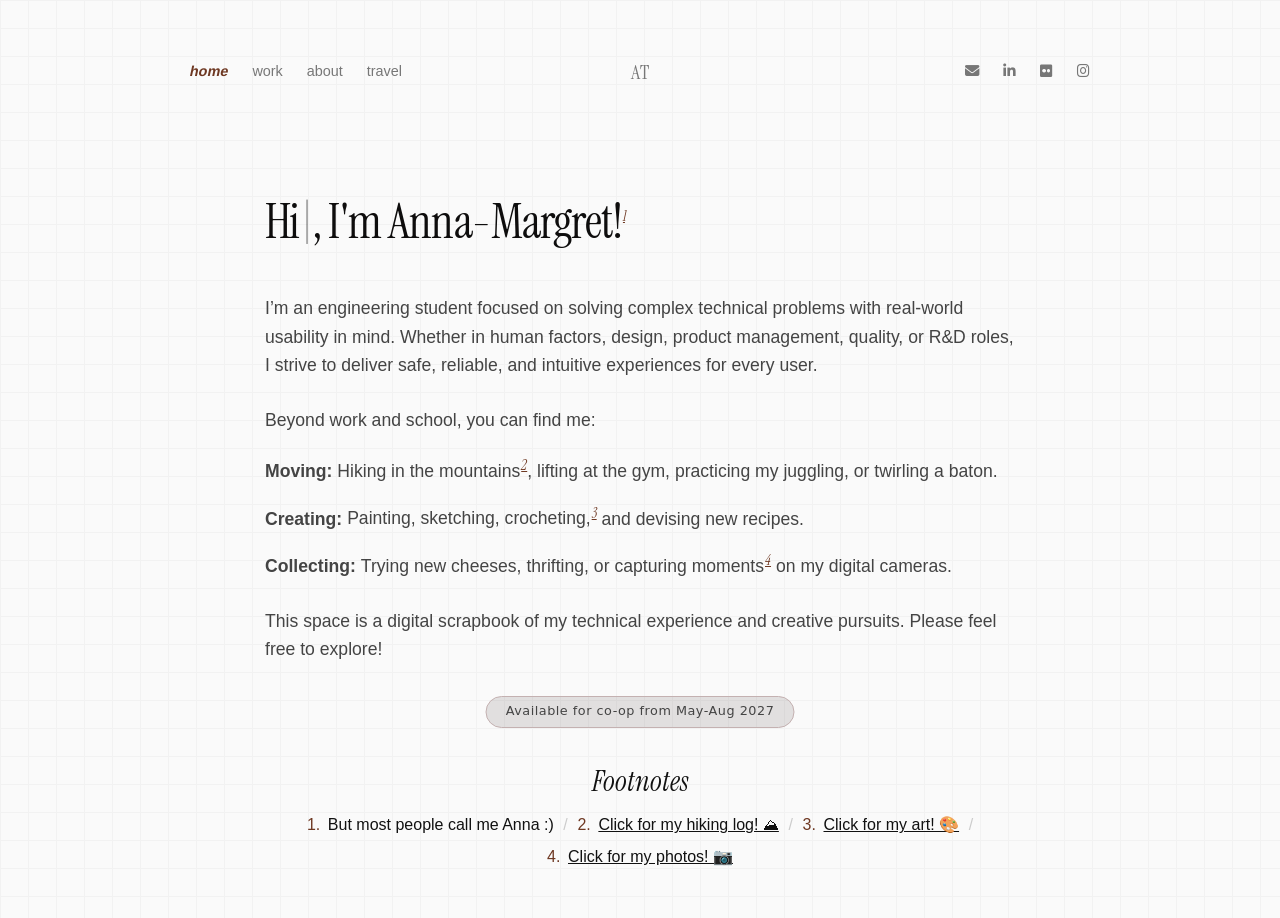
<file: index.html>
<!DOCTYPE html>
<html lang="en">
<head>
    <meta charset="UTF-8">
    <meta name="viewport" content="width=device-width, initial-scale=1.0, maximum-scale=1.0, user-scalable=no">
    <title>Anna Tamlin - Website</title>
    <link rel="icon" href="assets/favicon.ico">
    <link rel="stylesheet" href="https://cdnjs.cloudflare.com/ajax/libs/font-awesome/6.5.1/css/all.min.css">
    <link rel="stylesheet" href="style.css">
    <link href="https://fonts.googleapis.com/css2?family=Instrument+Serif&display=swap" rel="stylesheet">
    <meta name="viewport" content="width=device-width, initial-scale=1.0, maximum-scale=1.0, user-scalable=no">

</head>
<body>
    <nav class="navbar">
        <div class="nav-left">
            <a href="index.html" class="active">home</a>
            <a href="work.html">work</a>
            <a href="about.html">about</a>
            <a href="travel.html">travel</a>
        </div>
        <div class="nav-center">
            <a href="index.html" class="brand">AT</a>
        </div>
        <div class="nav-right">
            <a href="mailto:amtamlin@gmail.com" aria-label="Email Anna-Margret">
                <i class="fa-solid fa-envelope"></i>
            </a>
            <a href="https://www.linkedin.com/in/annatamlin" target="_blank" rel="noopener" aria-label="LinkedIn Profile">
                <i class="fa-brands fa-linkedin-in"></i>
            </a>
            <a href="https://www.flickr.com/photos/annatamlin/albums/72177720331344123/" target="_blank" rel="noopener" aria-label="Flickr Profile">
                <i class="fa-brands fa-flickr"></i>
            </a>
            <a href="https://www.instagram.com/annasartportfolio/" target="_blank" rel="noopener" aria-label="Art Instagram Profile">
                <i class="fa-brands fa-instagram"></i>
            </a>
        </div>
    </nav>

<main class="content-wrapper">
    <section class="intro">
        <h1 class="hero-title">
                <span id="typing-greeting">Hi</span><span class="typing-cursor"></span>, I'm 
                <span class="footnote-container name-link-container">
                    Anna-Margret!<sup aria-hidden="true">1</sup>
                <span class="tooltip">but most people call me Anna :&#41;</span>
            </span>
        </h1>
        
        <p class="intro-body">
           I’m an engineering student focused on solving complex technical problems with real-world usability in mind. Whether in human factors, design, product management, quality, or R&D roles, I strive to deliver safe, reliable, and intuitive experiences for every user.
        </p>
        <p style="margin-bottom: 1.3rem;">
            Beyond work and school, you can find me: </p>
            <p style="margin-bottom: 1rem;">
                <span style="font-weight: bold;">Moving:</span>  
                <span class="footnote-container">
                    <a href="hiking.html" class="footnote-link">Hiking in the mountains<sup>2</sup></a>
                    <span class="tooltip">click for my hiking log! &#9968;</span>
                </span>, lifting at the gym, practicing my juggling, or twirling a baton.
                </p>

                <p style="margin-bottom: 1rem;">
                <strong>Creating:</strong>
                <span class="footnote-container">
                    <a href="about.html" class="footnote-link">Painting, sketching, crocheting,<sup>3</sup></a>
                    <span class="tooltip">click to see some of my art! &#127912;</span>
                </span> and devising new recipes.
                </p>

                <p class="intro-body">
                <strong>Collecting:</strong> 
                <span class="footnote-container">
                    Trying new cheeses<sup class="fn-desktop-only">4</sup>
                    <span class="tooltip">As UW Cheese Club's Vice President, I was responsible for acquiring cheese for 50+ members each week! &#x1F9C0;</span>
                </span>, thrifting, or 
                <span class="footnote-container">
                    <a href="photos.html" class="footnote-link">capturing moments<sup class="fn-moments"></sup></a>
                    <span class="tooltip">click to view photos! &#128247;</span>
                </span> on 
                <span class="footnote-container">
                    my digital cameras.<sup class="fn-desktop-only">6</sup>
                    <span class="tooltip">current rotation: Sony CyberShot DSC-W320, Canon PowerShot SX230 HS, and Fujifilm FinePix XP70</span>
                </span>
                </p>
                </p>
        <p class="intro-body">
            This space is a digital scrapbook of my technical experience and creative pursuits. Please feel free to explore! </p>
        <p class="coop-badge">
            <a href="mailto:amtamlin@gmail.com">Available for co-op from May-Aug 2027</a>
        </p>

        <div class="mobile-footnotes-container">
            <h3 class="footnotes-title">Footnotes</h3>
            <div class="footnotes-inline-list">
                <span class="footnote-item"><span class="fn-num">1.</span> But most people call me Anna :&#41;</span>
                <span class="fn-divider">/</span>
                <span class="footnote-item"><span class="fn-num">2.</span> <a href="hiking.html" class="footnote-mobile-link">Click for my hiking log! &#9968;</a></span>
                <span class="fn-divider">/</span>
                <span class="footnote-item"><span class="fn-num">3.</span> <a href="about.html" class="footnote-mobile-link">Click for my art! &#127912;</a> </span>
                <span class="fn-divider">/</span>
                <span class="footnote-item"><span class="fn-num">4.</span> <a href="photos" class="footnote-mobile-link">Click for my photos! &#128247;</a> </span>
            </div>
        </div>
    </section>
</main>

<!-- Multi-language "hello" typing animation -->
    <script>
        const greetings = [
            "Hi", "Bonjour", "Ciao", "Hola", "Grüezi", "どうも", "你好", "Halo", "สวัสดี", "Xin chào", "សួស្តី", "G'day", "안녕"
        ];
        
        let greetingIndex = 0;
        let charIndex = greetings[greetingIndex].length; 
        let isDeleting = true; 
        const typingSpeed = 100;
        const deletingSpeed = 60;
        const pauseBetweenWords = 2000; 

        function typeEffect() {
            const currentWord = greetings[greetingIndex];
            const textContainer = document.getElementById("typing-greeting");

            if (isDeleting) {
                textContainer.textContent = currentWord.substring(0, charIndex - 1);
                charIndex--;
            } else {
                textContainer.textContent = currentWord.substring(0, charIndex + 1);
                charIndex++;
            }

            if (!isDeleting && charIndex === currentWord.length) {
                isDeleting = true;
                setTimeout(typeEffect, pauseBetweenWords);
            } else if (isDeleting && charIndex === 0) {
                isDeleting = false;
                greetingIndex = (greetingIndex + 1) % greetings.length;
                setTimeout(typeEffect, 200);
            } else {
                setTimeout(typeEffect, isDeleting ? deletingSpeed : typingSpeed);
            }
        }

        document.addEventListener("DOMContentLoaded", () => {
            setTimeout(typeEffect, 1500);
        });
    </script>


</body>
</html>
</file>
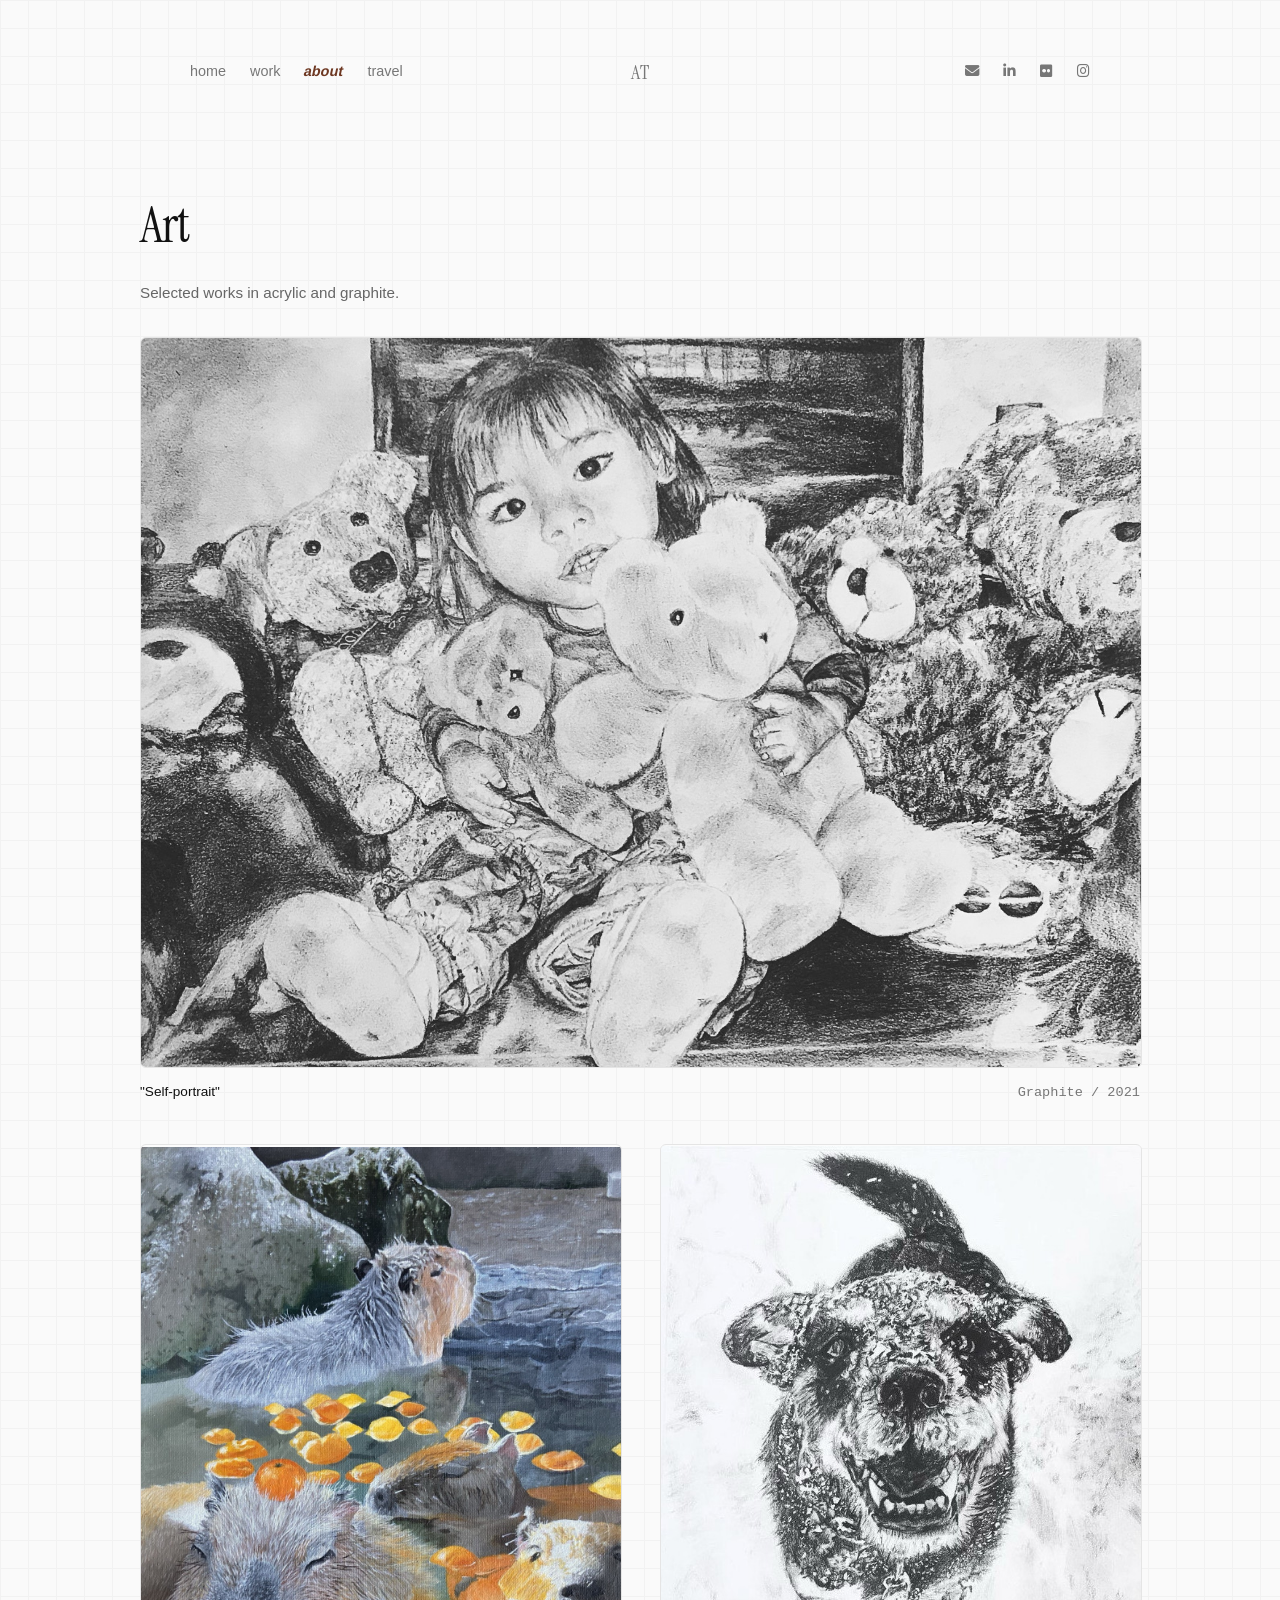
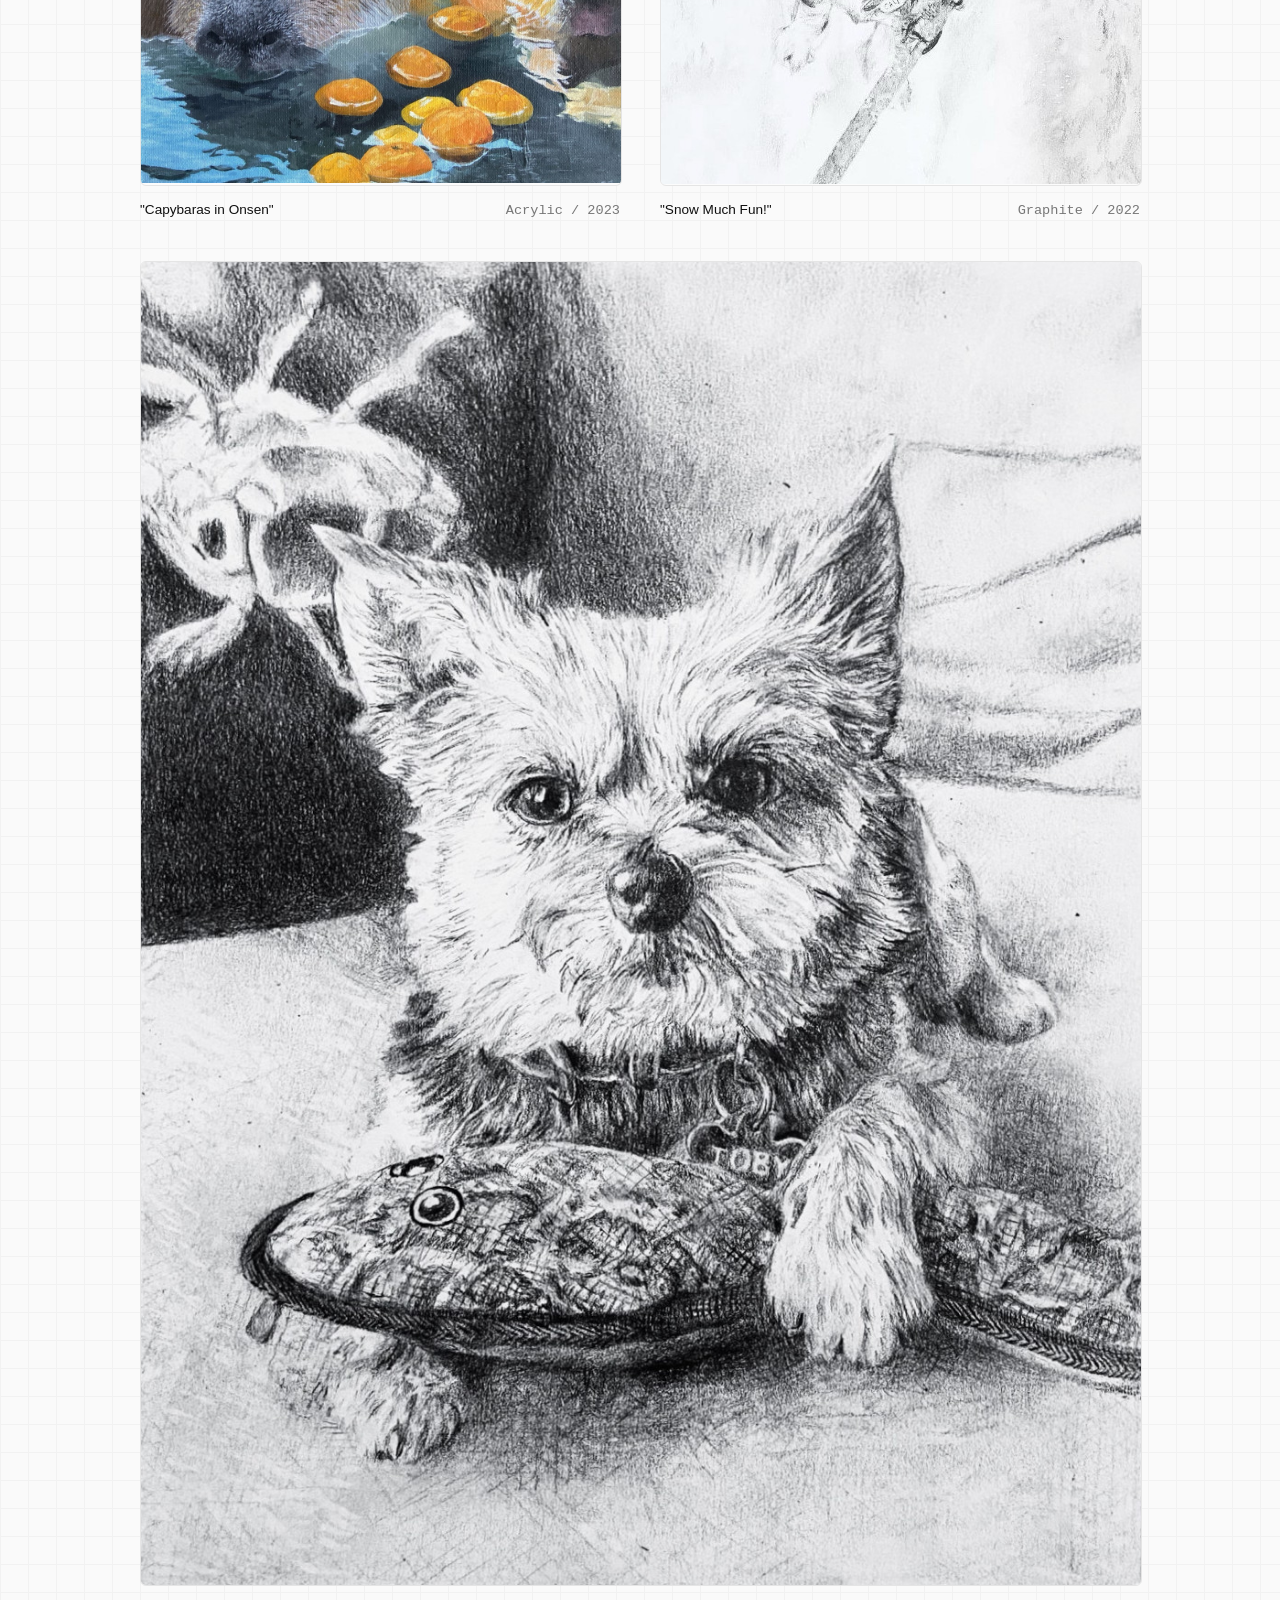
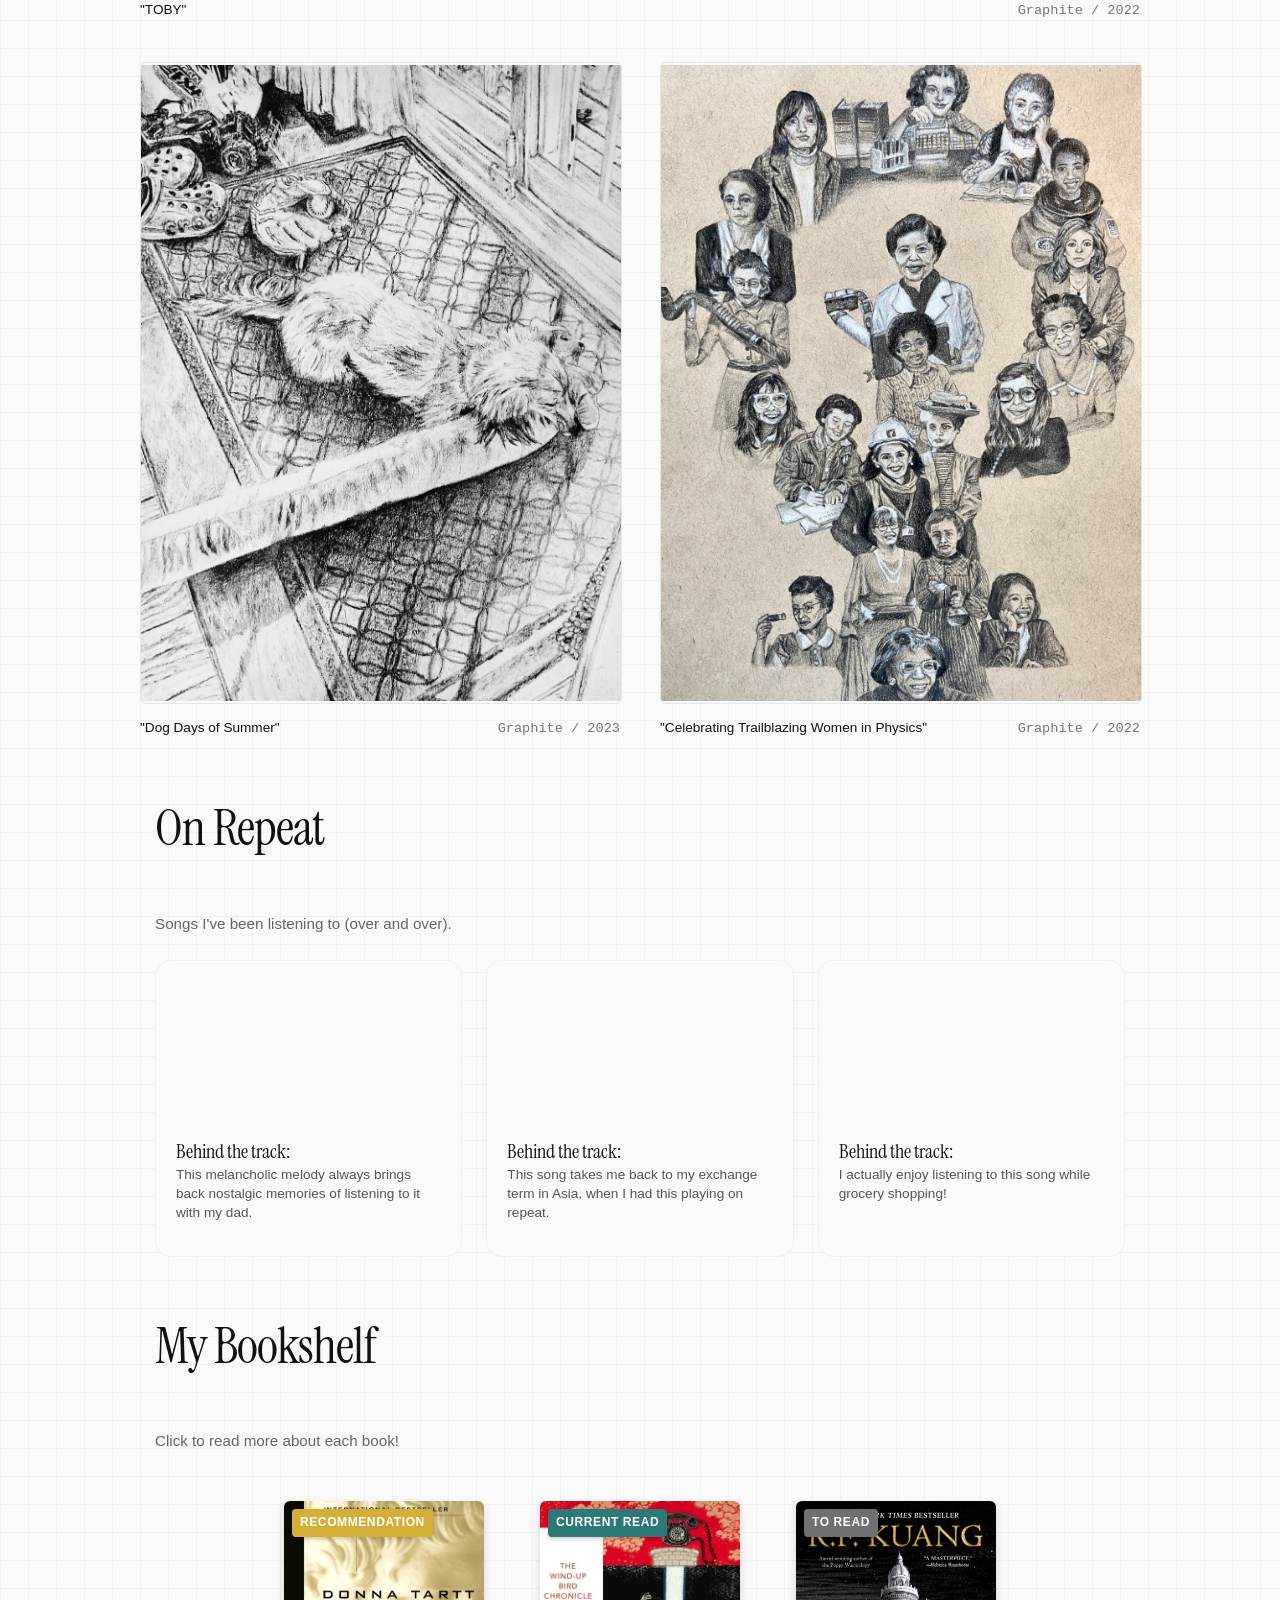
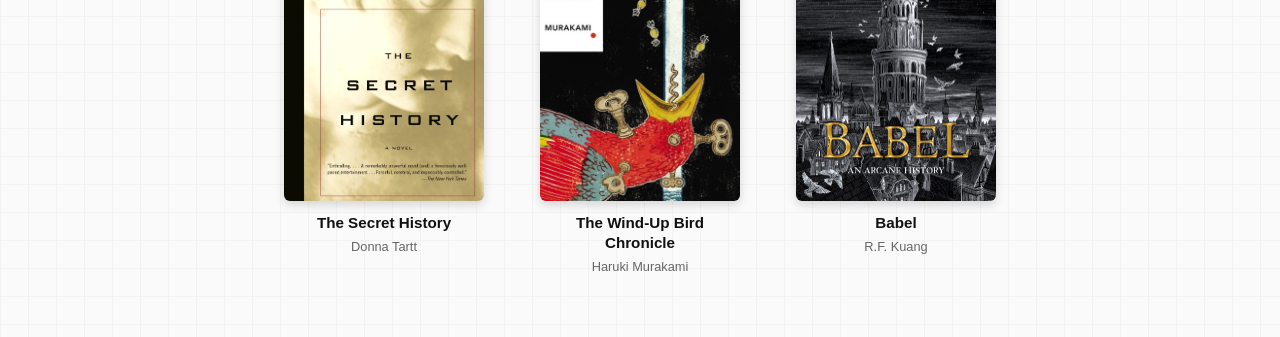
<file: about.html>
<!DOCTYPE html>
<html lang="en">
<head>
    <meta charset="UTF-8">
    <meta name="viewport" content="width=device-width, initial-scale=1.0, maximum-scale=1.0, user-scalable=no">
    <title>About</title>
    <link rel="icon" href="assets/favicon.ico">
    <link rel="stylesheet" href="https://cdnjs.cloudflare.com/ajax/libs/font-awesome/6.5.1/css/all.min.css">
    <link rel="stylesheet" href="style.css">
    <link href="https://fonts.googleapis.com/css2?family=Instrument+Serif&display=swap" rel="stylesheet">
</head>
<body>
    <nav class="navbar">
        <div class="nav-left">
            <a href="index.html">home</a>
            <a href="work.html">work</a>
            <a href="about.html"class="active">about</a>
            <a href="travel.html">travel</a>
        </div>
        <div class="nav-center">
            <a href="index.html" class="brand">AT</a>
        </div>
        <div class="nav-right">
            <a href="mailto:amtamlin@gmail.com" aria-label="Email Anna-Margret">
                <i class="fa-solid fa-envelope"></i>
            </a>
            <a href="https://www.linkedin.com/in/annatamlin" target="_blank" rel="noopener" aria-label="LinkedIn Profile">
                <i class="fa-brands fa-linkedin-in"></i>
            </a>
            <a href="https://www.flickr.com/photos/annatamlin/albums/72177720331344123/" target="_blank" rel="noopener" aria-label="Flickr Profile">
                <i class="fa-brands fa-flickr"></i>
            </a>
            <a href="https://www.instagram.com/annasartportfolio/" target="_blank" rel="noopener" aria-label="Art Instagram Profile">
                <i class="fa-brands fa-instagram"></i>
            </a>
        </div>
    </nav>

<!-- Art section -->
<section class="scrapbook-section">
    <h2 class="section-title-serif">Art</h2>
        <p class="intro-body" style="font-size: 0.95rem; margin-bottom: 1.5rem; color: #666;">
            Selected works in acrylic and graphite.
          </p>

    <div class="scrapbook-grid">
        <div class="scrapbook-item large">
            <div class="media-container">
                <img src="assets/drawing.jpg" alt="Acrylic painting" class="scrapbook-img">
            </div>
            <div class="item-meta">
                <span class="item-title">"Self-portrait"</span>
                <span class="item-category">Graphite / 2021</span>
            </div>
        </div>

        <div class="scrapbook-item tall">
            <div class="media-container">
                <img src="assets/capybarapainting.jpg" alt="Candid street view in Singapore captured on an early 2010s CCD sensor camera" class="scrapbook-img">
            </div>
            <div class="item-meta">
                <span class="item-title">"Capybaras in Onsen"</span>
                <span class="item-category">Acrylic / 2023</span>
            </div>
        </div>

        <div class="scrapbook-item tall">
            <div class="media-container">
                <img src="assets/drawing3.jpg" alt="Rugged mountain trail path stretching upward into high-elevation clouds" class="scrapbook-img">
            </div>
            <div class="item-meta">
                <span class="item-title">"Snow Much Fun!"</span>
                <span class="item-category">Graphite / 2022</span>
            </div>
        </div>

        <div class="scrapbook-item large">
            <div class="media-container">
                <img src="assets/drawing2.jpg" alt="Acrylic painting" class="scrapbook-img">
            </div>
            <div class="item-meta">
                <span class="item-title">"TOBY"</span>
                <span class="item-category">Graphite / 2022</span>
            </div>
        </div>

        <div class="scrapbook-item tall">
            <div class="media-container">
                <img src="assets/drawing1.jpg" alt="Candid street view in Singapore captured on an early 2010s CCD sensor camera" class="scrapbook-img">
            </div>
            <div class="item-meta">
                <span class="item-title">"Dog Days of Summer"</span>
                <span class="item-category">Graphite / 2023</span>
            </div>
        </div>

        <div class="scrapbook-item tall">
            <div class="media-container">
                <img src="assets/drawing4.jpg" alt="Rugged mountain trail path stretching upward into high-elevation clouds" class="scrapbook-img">
            </div>
            <div class="item-meta">
                <span class="item-title">"Celebrating Trailblazing Women in Physics"</span>
                <span class="item-category">Graphite / 2022</span>
            </div>
        </div>

    </div>
</section>

<!-- Music section -->
<section class="music-section">
    <h2 class="more-section-title">On Repeat</h2>
    <p class="intro-body" style="font-size: 0.95rem; margin-bottom: 1.5rem; color: #666;">
        Songs I've been listening to (over and over).
    </p>
    
    <div class="music-grid">
        <div class="music-grid-item">
            <iframe style="border-radius:12px" src="https://open.spotify.com/embed/track/2LawezPeJhN4AWuSB0GtAU?utm_source=generator&si=c48f5ad7d5b24daf" width="100%" height="152" frameBorder="0" allowfullscreen="" allow="autoplay; clipboard-write; encrypted-media; fullscreen; picture-in-picture" loading="lazy"></iframe>
            <p class="music-grid-dedication"><em>Behind the track:</em><br>This melancholic melody always brings back nostalgic memories of listening to it with my dad.</p>
        </div>
        
        <div class="music-grid-item">
            <iframe style="border-radius:12px" src="https://open.spotify.com/embed/track/6WJcvkt1hAvhWtzJqD34Oq?utm_source=generator&si=befad6e0a6c54edc" width="100%" height="152" frameBorder="0" allowfullscreen="" allow="autoplay; clipboard-write; encrypted-media; fullscreen; picture-in-picture" loading="lazy"></iframe>
            <p class="music-grid-dedication"><em>Behind the track:</em><br>This song takes me back to my exchange term in Asia, when I had this playing on repeat.</p>
        </div>
         
        <div class="music-grid-item">
            <iframe style="border-radius:12px" src="https://open.spotify.com/embed/track/1GeId1N0DtmTpIfwr9aNQR?utm_source=generator&si=3426142cb7a14121" width="100%" height="152" frameBorder="0" allowfullscreen="" allow="autoplay; clipboard-write; encrypted-media; fullscreen; picture-in-picture" loading="lazy"></iframe>
            <p class="music-grid-dedication"><em>Behind the track:</em><br>I actually enjoy listening to this song while grocery shopping!</p>
        </div>

    </div>
</section>

<!-- Book section -->
<section class="music-section">
    <h2 class="more-section-title">My Bookshelf</h2>
    <p class="intro-body" style="font-size: 0.95rem; margin-bottom: 1.5rem; color: #666;">
        Click to read more about each book!
    <div class="book-banner">

    <a href="https://www.goodreads.com/en/book/show/29044.The_Secret_History" target="_blank" rel="noopener" class="book-card">
        <div class="book-image-wrapper">
        <img src="assets/books/thesecrethistory.jpg" alt="The Secret History by Donna Tartt" class="book-cover">
        <span class="book-badge highlight">Recommendation</span>
        </div>
        <div class="book-info">
        <h3>The Secret History</h3>
        <p>Donna Tartt</p>
        </div>
    </a>

    <a href="https://www.goodreads.com/book/show/11275.The_Wind_Up_Bird_Chronicle" target="_blank" rel="noopener" class="book-card">
        <div class="book-image-wrapper">
        <img src="assets/books/windupbirdchronicle.jpg" alt="The Wind-Up Bird Chronicle by Haruki Murakami" class="book-cover">
        <span class="book-badge current">Current Read</span>
        </div>
        <div class="book-info">
        <h3>The Wind-Up Bird Chronicle</h3>
        <p>Haruki Murakami</p>
        </div>
    </a>

    <a href="https://www.goodreads.com/book/show/57945316-babel" target="_blank" rel="noopener" class="book-card">
        <div class="book-image-wrapper">
        <img src="assets/books/babel.jpg" alt="Babel by R.F. Kuang" class="book-cover">
        <span class="book-badge to-read">To Read</span>
        </div>
        <div class="book-info">
        <h3>Babel</h3>
        <p>R.F. Kuang</p>
        </div>
    </a>
    </div>
</section>

</body>
</html>
</file>
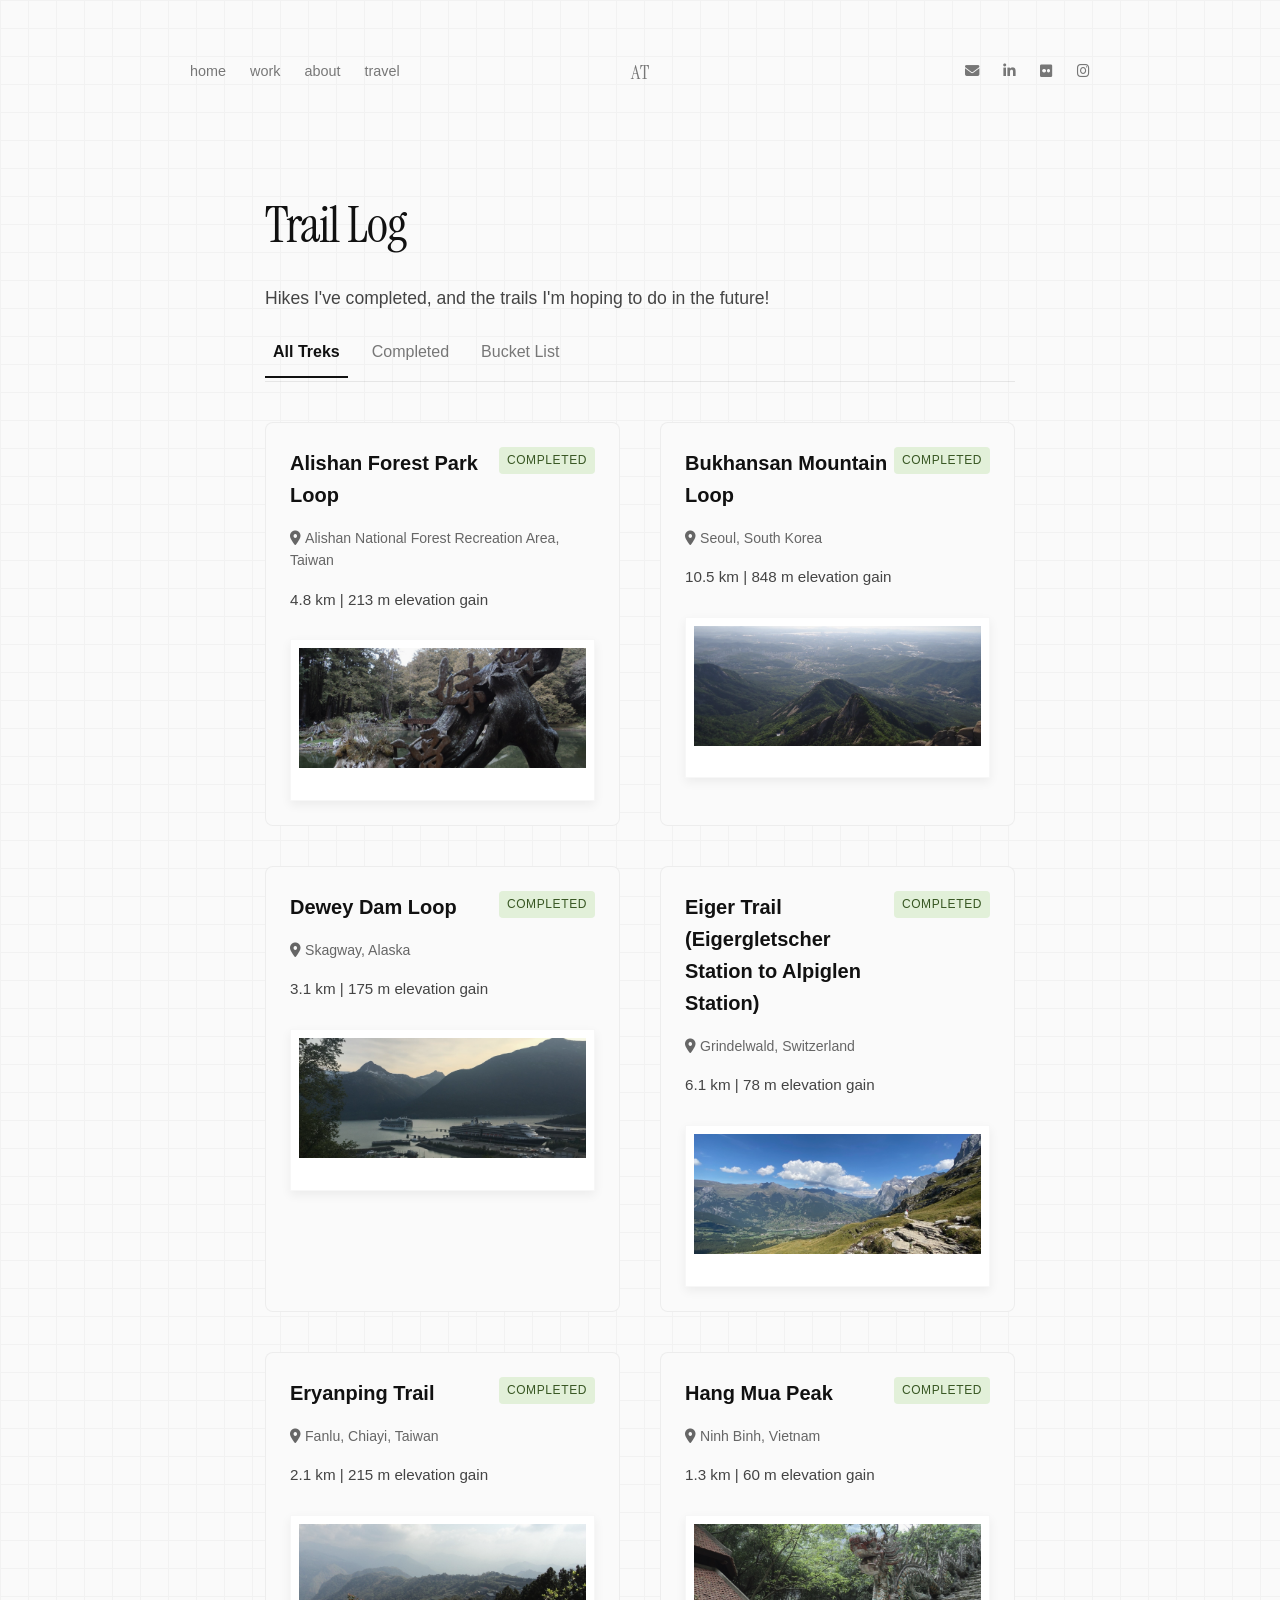
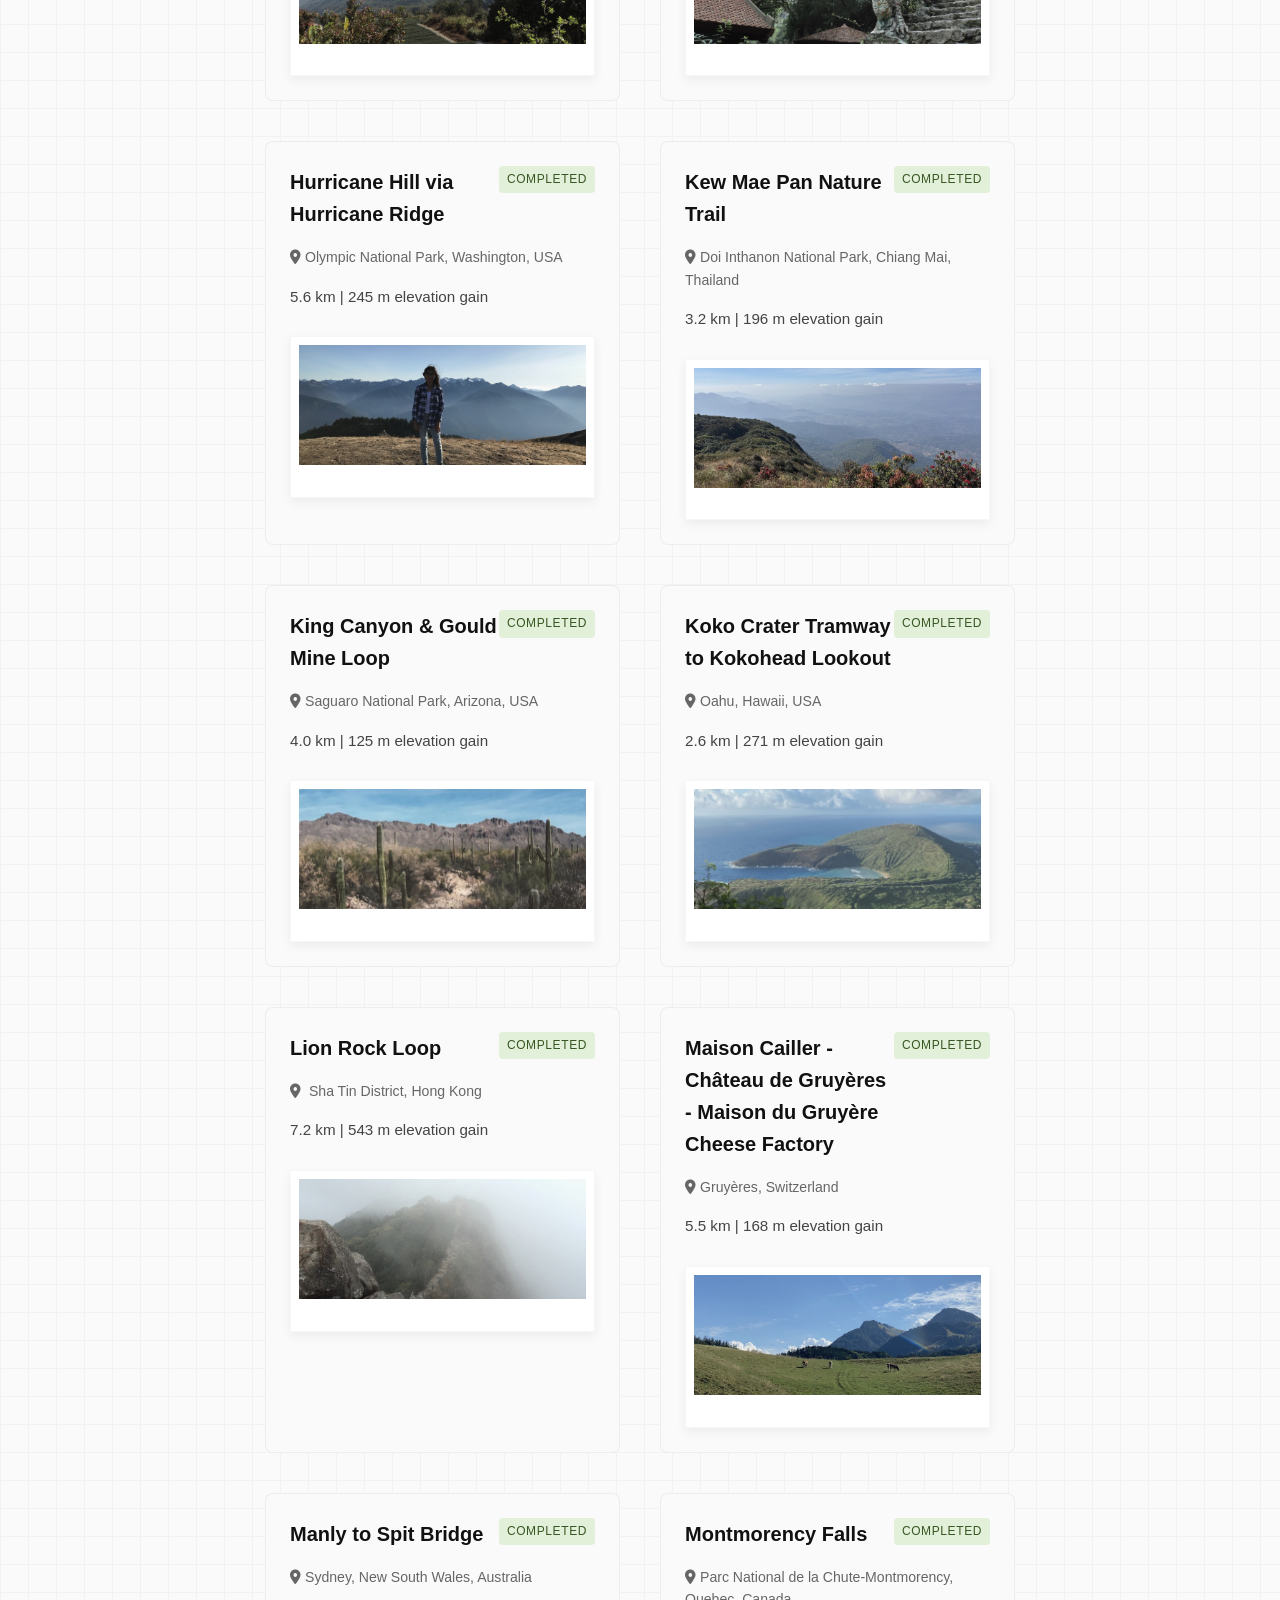
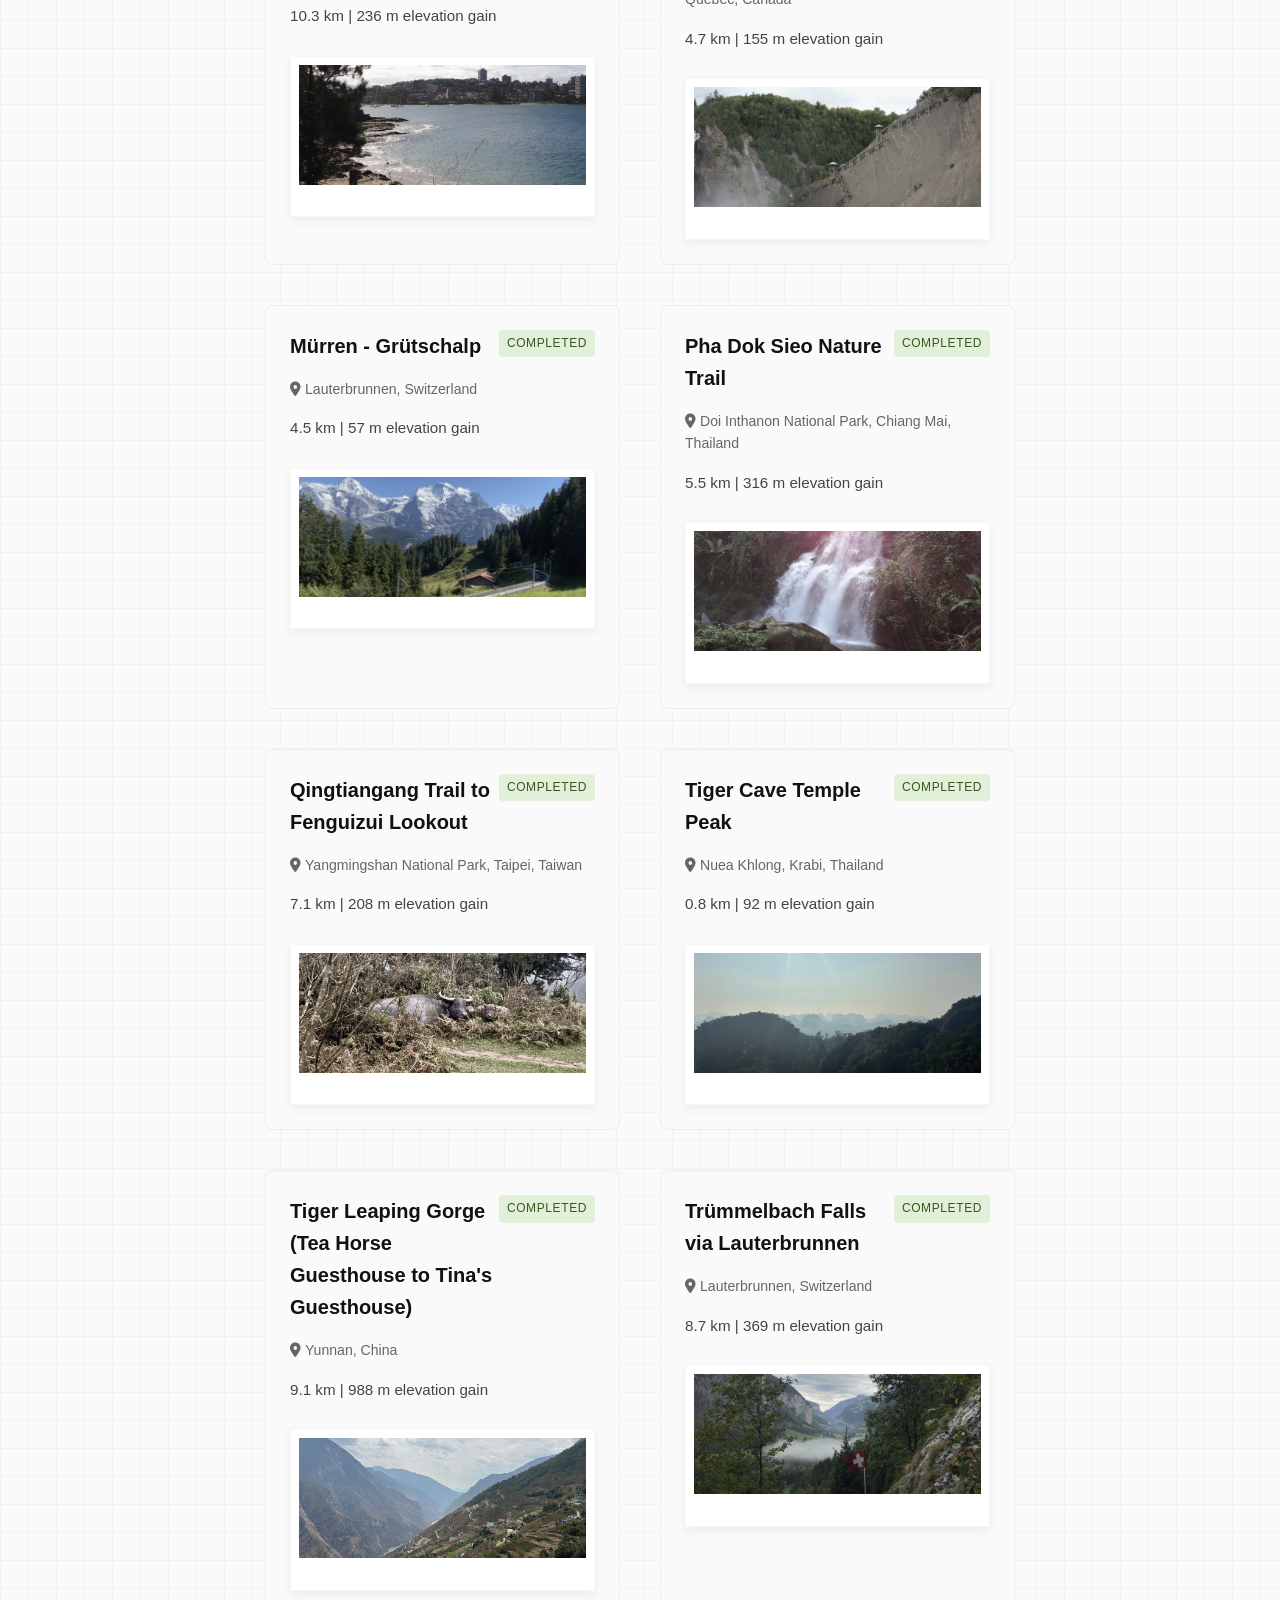
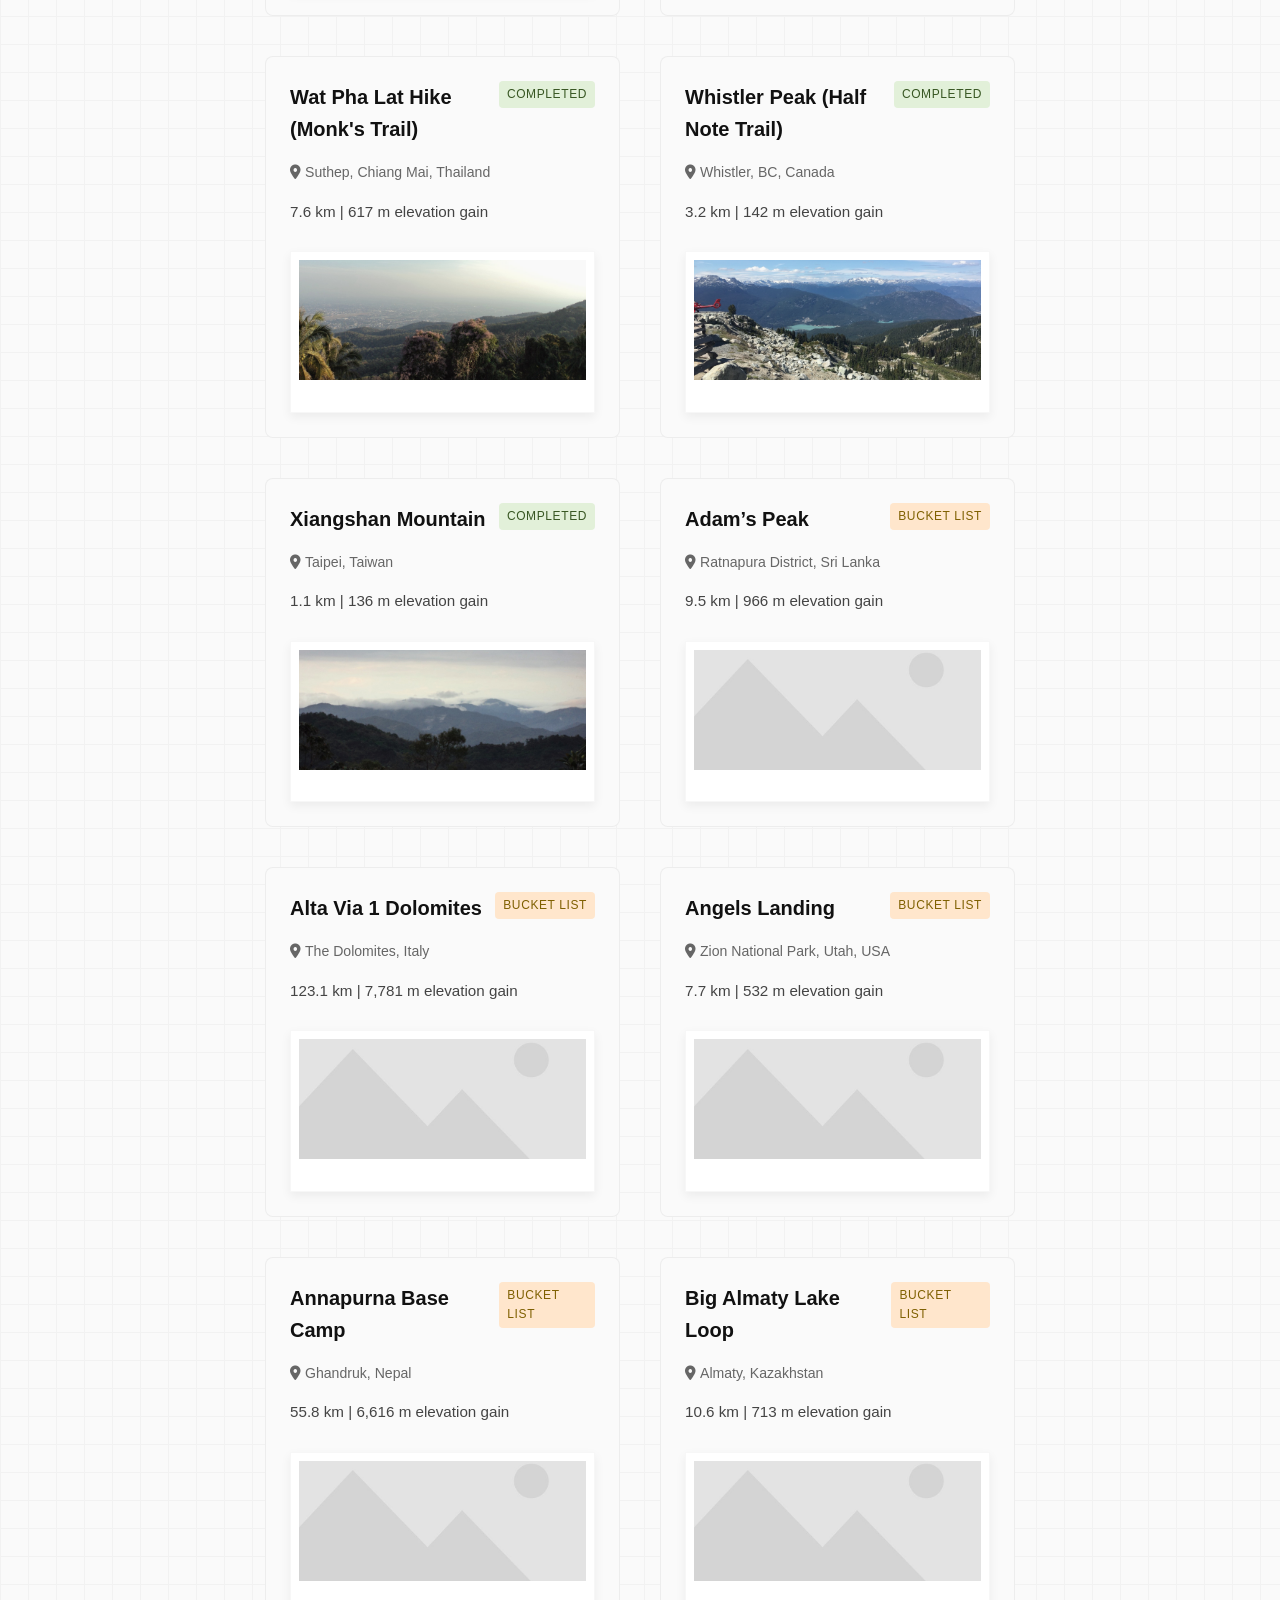
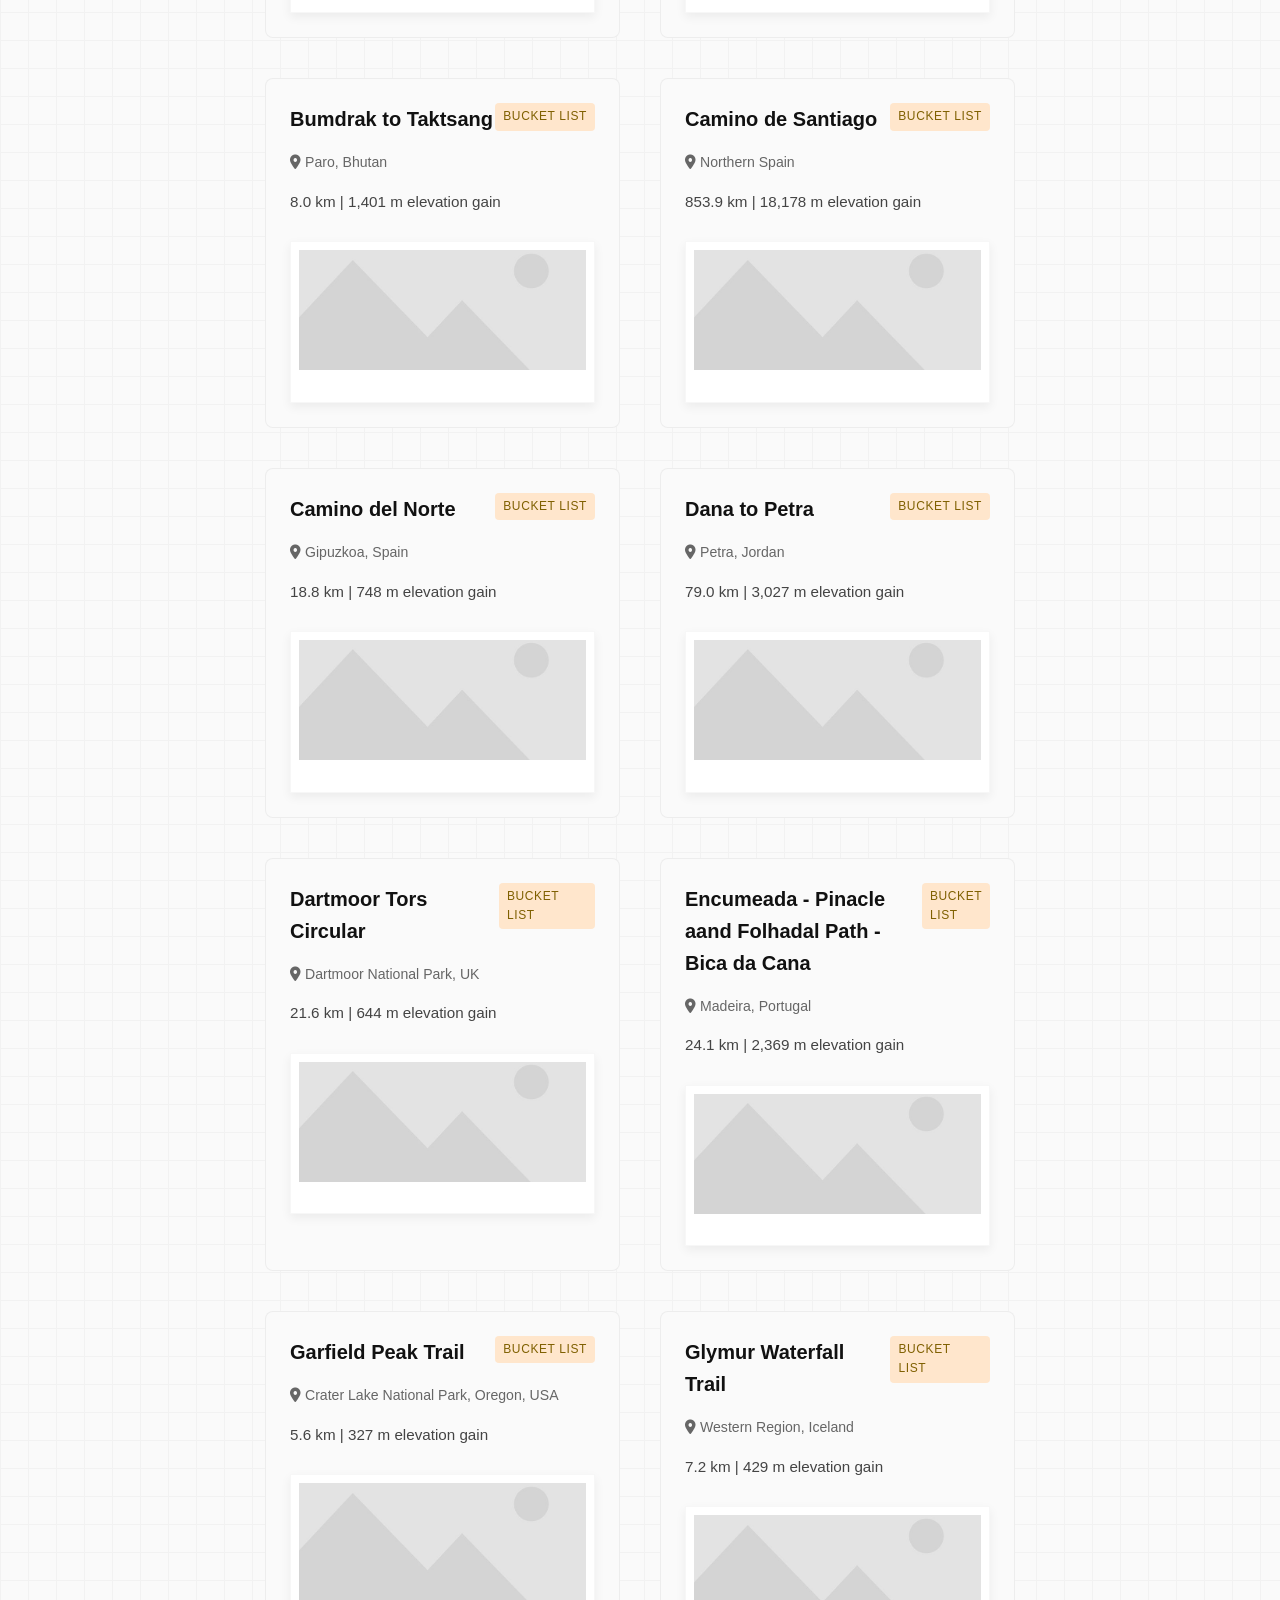
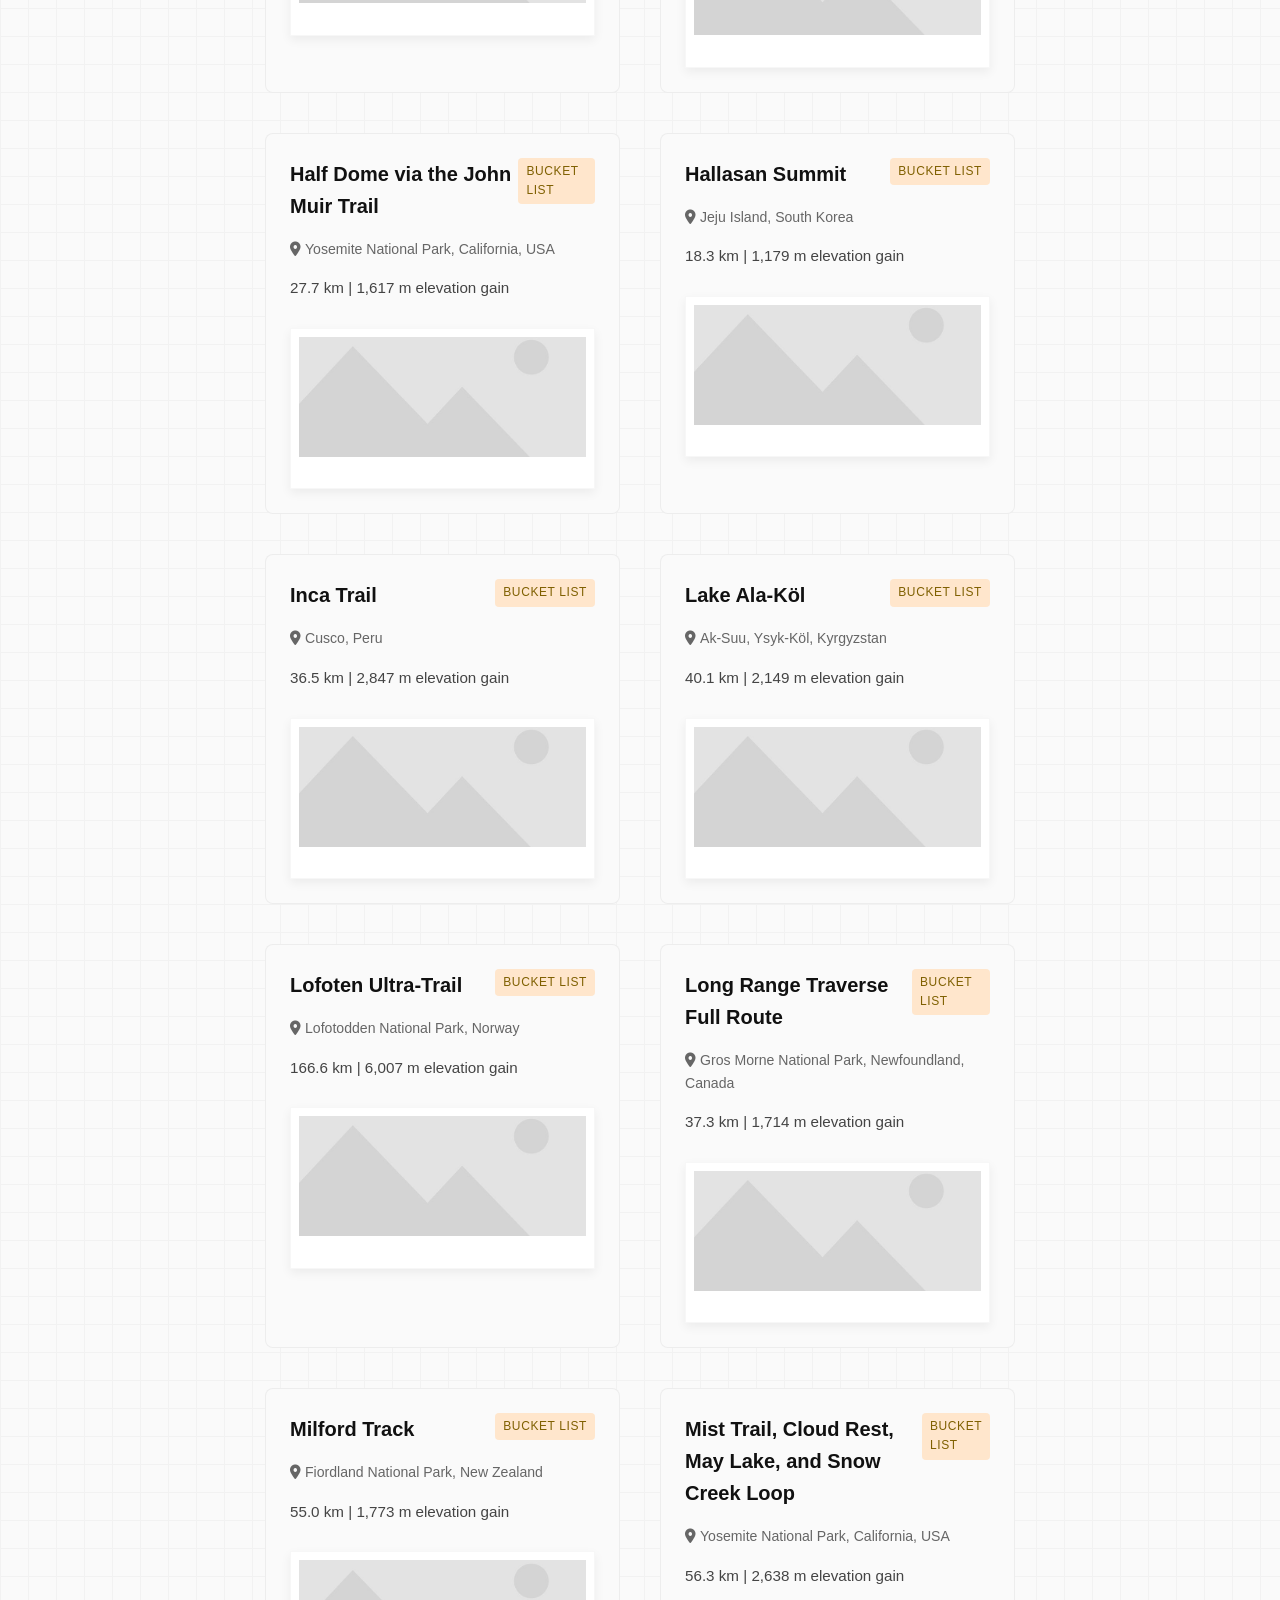
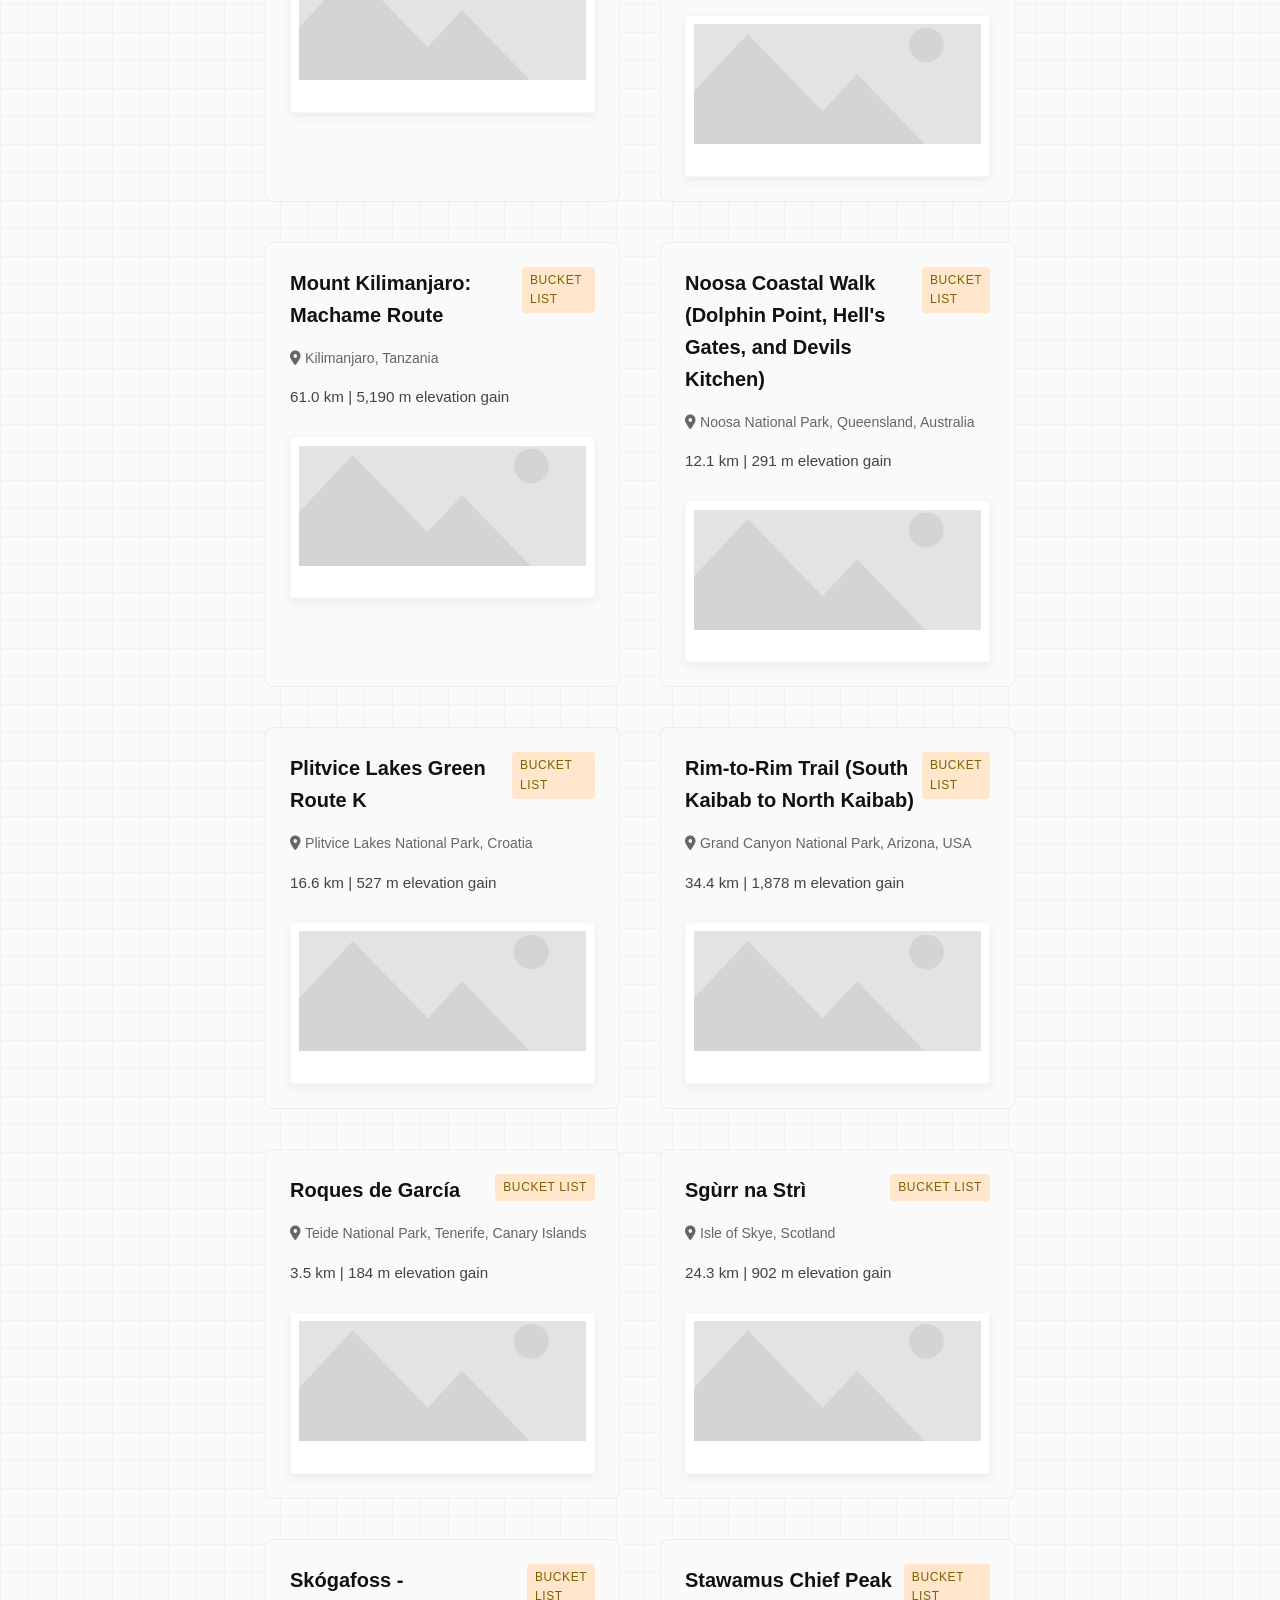
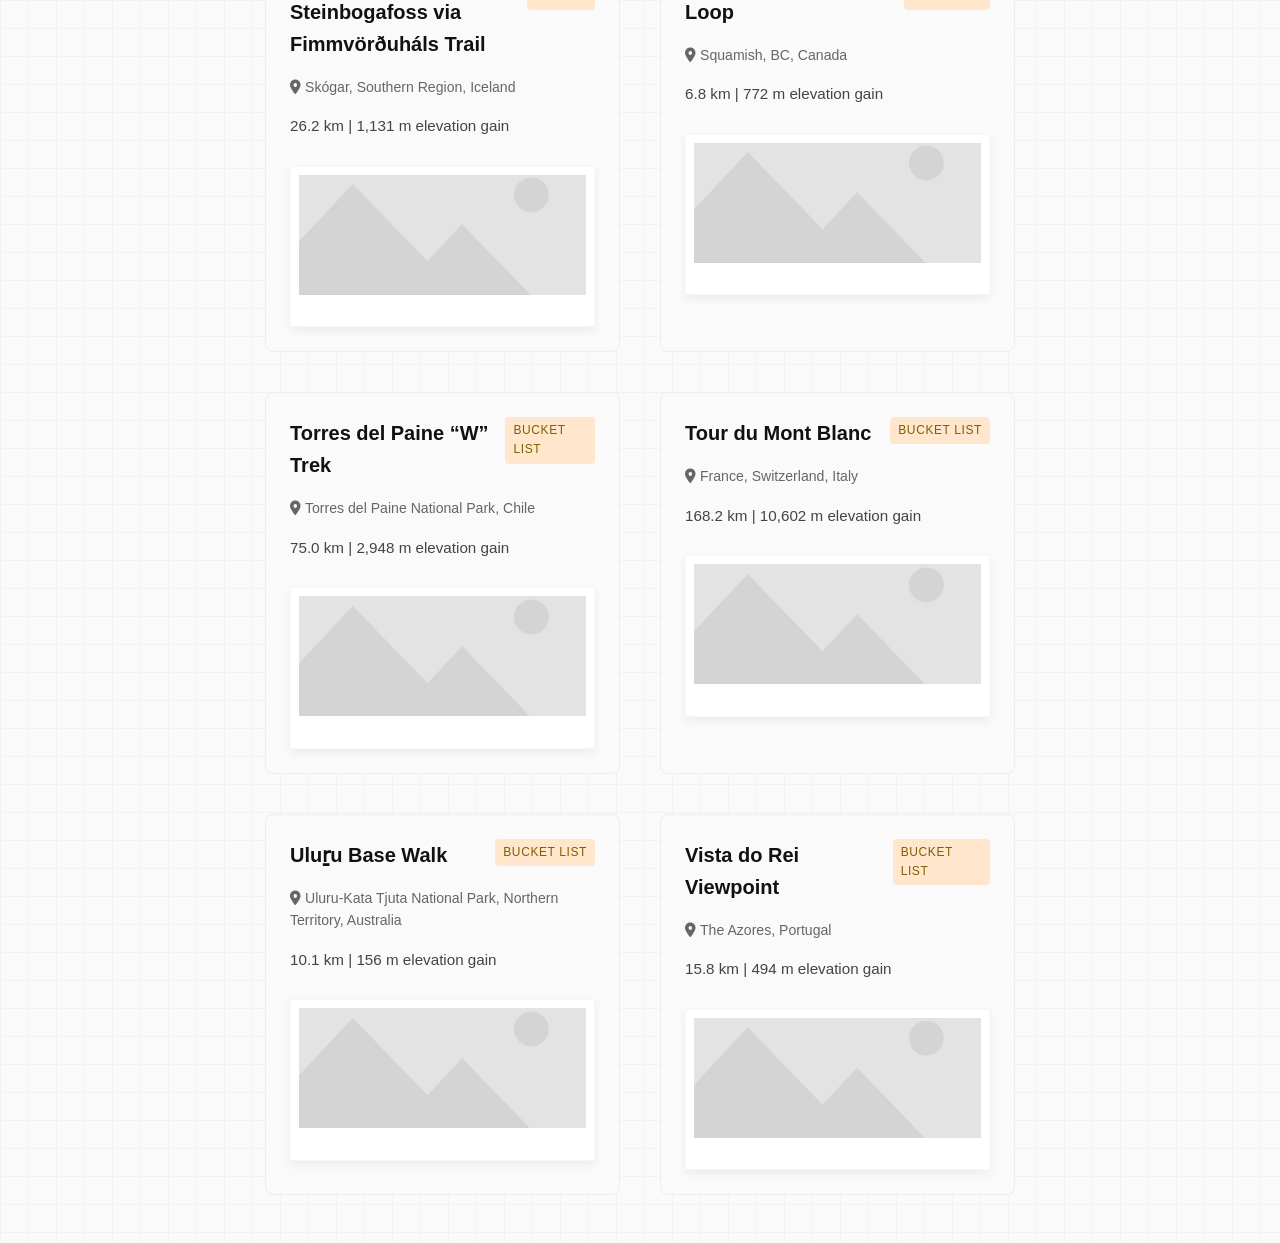
<file: hiking.html>
<!DOCTYPE html>
<html lang="en">
<head>
    <meta charset="UTF-8">
    <meta name="viewport" content="width=device-width, initial-scale=1.0, maximum-scale=1.0, user-scalable=no">
    <title>Hiking</title>
    <link rel="icon" href="assets/favicon1.ico">
    <link rel="stylesheet" href="https://cdnjs.cloudflare.com/ajax/libs/font-awesome/6.5.1/css/all.min.css">
    <link rel="stylesheet" href="style.css">
    <link href="https://fonts.googleapis.com/css2?family=Instrument+Serif&display=swap" rel="stylesheet">
    <style>
        
        .hiking-hero {
            margin-bottom: 3rem;
        }

        .filter-controls {
            display: flex;
            gap: 1rem;
            margin-bottom: 2.5rem;
            border-bottom: 1px solid rgba(0, 0, 0, 0.08);
            padding-bottom: 1rem;
        }

        .filter-btn {
            background: none;
            border: none;
            font-family: inherit;
            font-size: 1rem;
            color: #777;
            cursor: pointer;
            padding: 0.25rem 0.5rem;
            transition: color 0.2s ease, transform 0.2s ease;
        }

        .filter-btn:hover {
            color: #111;
        }

        .filter-btn.active-filter {
            color: #111;
            font-weight: 600;
            position: relative;
        }

        .filter-btn.active-filter::after {
            content: '';
            position: absolute;
            bottom: -13px;
            left: 0;
            width: 100%;
            height: 2px;
            background: #111;
        }

        .trail-grid {
            display: grid;
            grid-template-columns: repeat(auto-fit, minmax(300px, 1fr));
            gap: 2.5rem;
            transition: opacity 0.3s ease;
        }

        .trail-card {
            background: #fafafa;
            border: 1px solid rgba(0, 0, 0, 0.05);
            border-radius: 8px;
            padding: 1.5rem;
            display: flex;
            flex-direction: column;
            justify-content: space-between;
            transition: transform 0.3s cubic-bezier(0.16, 1, 0.3, 1), box-shadow 0.3s ease;
        }

        .trail-header {
            display: flex;
            justify-content: space-between;
            align-items: flex-start;
            margin-bottom: 1rem;
        }

        .trail-title {
            font-size: 1.25rem;
            margin: 0;
            font-weight: 600;
        }

        .status-badge {
            font-size: 0.75rem;
            text-transform: uppercase;
            letter-spacing: 0.05em;
            padding: 0.25rem 0.5rem;
            border-radius: 4px;
            font-weight: 500;
        }

        .status-completed { background: #e2f0d9; color: #385723; }
        .status-bucket { background: #ffe6cc; color: #7f6000; }

        .trail-meta {
            font-size: 0.88rem;
            color: #666;
            margin-bottom: 1rem;
            display: flex;
            gap: 1rem;
        }

        .trail-meta i { margin-right: 0.25rem; }

        .elevation-profile {
            height: 60px;
            display: flex;
            align-items: flex-end;
            gap: 3px;
            margin: 1.5rem 0;
            background: rgba(0, 0, 0, 0.02);
            padding: 0.5rem;
            border-radius: 4px;
            position: relative;
        }

        .elevation-bar {
            flex: 1;
            background: rgba(0, 0, 0, 0.15);
            border-top-left-radius: 2px;
            border-top-right-radius: 2px;
            transition: background 0.2s ease, height 0.3s ease;
            cursor: pointer;
            position: relative;
        }

        .elevation-bar:hover {
            background: #111;
        }

        .elevation-bar::after {
            content: attr(data-elevation);
            position: absolute;
            top: -28px;
            left: 50%;
            transform: translateX(-50%) scale(0.8);
            background: #111;
            color: #fff;
            font-size: 0.7rem;
            padding: 2px 5px;
            border-radius: 3px;
            white-space: nowrap;
            opacity: 0;
            pointer-events: none;
            transition: all 0.15s ease;
        }

        .elevation-bar:hover::after {
            opacity: 1;
            transform: translateX(-50%) scale(1);
        }

        .scrapbook-snap {
            background: #fff;
            padding: 0.5rem 0.5rem 1.5rem 0.5rem;
            box-shadow: 0 4px 10px rgba(0,0,0,0.06);
            border: 1px solid rgba(0,0,0,0.03);
            margin-top: 1rem;
            transition: transform 0.3s ease;
        }

        .scrapbook-snap img {
            width: 100%;
            height: 120px;
            object-fit: cover;
            filter: grayscale(0.1) contrast(0.95);
        }

        .hidden-trail {
            display: none !important;
        }
    </style>
</head>
<body>
    <nav class="navbar">
        <div class="nav-left">
            <a href="index.html">home</a>
            <a href="work.html">work</a>
            <a href="about.html">about</a>
            <a href="travel.html">travel</a>
        </div>
        <div class="nav-center">
            <a href="index.html" class="brand">AT</a>
        </div>
        <div class="nav-right">
            <a href="mailto:amtamlin@gmail.com" aria-label="Email Anna-Margret">
                <i class="fa-solid fa-envelope"></i>
            </a>
            <a href="https://www.linkedin.com/in/annatamlin" target="_blank" rel="noopener" aria-label="LinkedIn Profile">
                <i class="fa-brands fa-linkedin-in"></i>
            </a>
            <a href="https://www.flickr.com/photos/annatamlin/albums/72177720331344123/" target="_blank" rel="noopener" aria-label="Flickr Profile">
                <i class="fa-brands fa-flickr"></i>
            </a>
            <a href="https://www.instagram.com/annasartportfolio/" target="_blank" rel="noopener" aria-label="Art Instagram Profile">
                <i class="fa-brands fa-instagram"></i>
            </a>
        </div>
    </nav>

<main class="content-wrapper">
        <section class="section-header">
            <h2 class="section-title-serif">Trail Log</h2>
            <p class="intro-body">
               Hikes I've completed, and the trails I'm hoping to do in the future!
            </p>
        </section>

        <div class="filter-controls">
            <button class="filter-btn active-filter" onclick="filterTrails('all', this)">All Treks</button>
            <button class="filter-btn" onclick="filterTrails('completed', this)">Completed</button>
            <button class="filter-btn" onclick="filterTrails('bucket', this)">Bucket List</button>
        </div>

        <div class="trail-grid" id="trailGrid">
            <div class="trail-card" data-status="completed">
                <div>
                    <div class="trail-header">
                        <h3 class="trail-title"> Alishan Forest Park Loop</h3>
                        <span class="status-badge status-completed">Completed</span>
                    </div>
                    <div class="trail-meta">
                        <span><i class="fa-solid fa-location-dot"></i>Alishan National Forest Recreation Area, Taiwan</span>
                    </div>
                    <p class="intro-body" style="font-size: 0.95rem;">
                      4.8 km | 213 m elevation gain
                    </p>
                
                    <div class="scrapbook-snap">
                        <img src="assets/hikes/alishan.jpg" alt="View from the Alishan Forest Recreation Area">
                    </div>
                </div>
            </div>

            <div class="trail-card" data-status="completed">
                <div>
                    <div class="trail-header">
                        <h3 class="trail-title">Bukhansan Mountain Loop</h3>
                        <span class="status-badge status-completed">Completed</span>
                    </div>
                    <div class="trail-meta">
                        <span><i class="fa-solid fa-location-dot"></i>Seoul, South Korea</span>
                    </div>
                    <p class="intro-body" style="font-size: 0.95rem;">
                       10.5 km | 848 m elevation gain
                    </p>
                
                    <div class="scrapbook-snap">
                        <img src="assets/hikes/baegundae.jpg" alt="View from the Baegundae summit">
                    </div>
                </div>
            </div>

            <div class="trail-card" data-status="completed">
                <div>
                    <div class="trail-header">
                        <h3 class="trail-title"> Dewey Dam Loop</h3>
                        <span class="status-badge status-completed">Completed</span>
                    </div>
                    <div class="trail-meta">
                        <span><i class="fa-solid fa-location-dot"></i>Skagway, Alaska</span>
                    </div>
                    <p class="intro-body" style="font-size: 0.95rem;">
                      3.1 km | 175 m elevation gain
                    </p>
                
                    <div class="scrapbook-snap">
                        <img src="assets/hikes/deweydam.jpg" alt="View from the Dewey Dam trail">
                    </div>
                </div>
            </div>

            <div class="trail-card" data-status="completed">
                <div>
                    <div class="trail-header">
                        <h3 class="trail-title">Eiger Trail (Eigergletscher Station to Alpiglen Station)</h3>
                        <span class="status-badge status-completed">Completed</span>
                    </div>
                    <div class="trail-meta">
                        <span><i class="fa-solid fa-location-dot"></i>Grindelwald, Switzerland</span>
                    </div>
                    <p class="intro-body" style="font-size: 0.95rem;">
                      6.1 km | 78 m elevation gain
                    </p>
                
                    <div class="scrapbook-snap">
                        <img src="assets/hikes/eiger.jpg" alt="iew from the Eiger trail">
                    </div>
                </div>
            </div>

            <div class="trail-card" data-status="completed">
                <div>
                    <div class="trail-header">
                        <h3 class="trail-title">Eryanping Trail</h3>
                        <span class="status-badge status-completed">Completed</span>
                    </div>
                    <div class="trail-meta">
                        <span><i class="fa-solid fa-location-dot"></i>Fanlu, Chiayi, Taiwan</span>
                    </div>
                    <p class="intro-body" style="font-size: 0.95rem;">
                      2.1 km | 215 m elevation gain
                    </p>
                
                    <div class="scrapbook-snap">
                        <img src="assets/hikes/eryanping.jpg" alt="View from the Eryanping trail">
                    </div>
                </div>
            </div>

            <div class="trail-card" data-status="completed">
                <div>
                    <div class="trail-header">
                        <h3 class="trail-title"> Hang Mua Peak</h3>
                        <span class="status-badge status-completed">Completed</span>
                    </div>
                    <div class="trail-meta">
                        <span><i class="fa-solid fa-location-dot"></i>Ninh Binh, Vietnam</span>
                    </div>
                    <p class="intro-body" style="font-size: 0.95rem;">
                      1.3 km | 60 m elevation gain
                    </p>
                
                    <div class="scrapbook-snap">
                        <img src="assets/hikes/hangmua.jpg" alt="View from the Hang Mua Peak trail">
                    </div>
                </div>
            </div>

            <div class="trail-card" data-status="completed">
                <div>
                    <div class="trail-header">
                        <h3 class="trail-title">Hurricane Hill via Hurricane Ridge</h3>
                        <span class="status-badge status-completed">Completed</span>
                    </div>
                    <div class="trail-meta">
                        <span><i class="fa-solid fa-location-dot"></i>Olympic National Park, Washington, USA</span>
                    </div>
                    <p class="intro-body" style="font-size: 0.95rem;">
                      5.6 km | 245 m elevation gain
                    </p>
                
                    <div class="scrapbook-snap">
                        <img src="assets/hikes/hurricanehill.jpg" alt="View from Hurricane Ridge">
                    </div>
                </div>
            </div>

            <div class="trail-card" data-status="completed">
                <div>
                    <div class="trail-header">
                        <h3 class="trail-title"> Kew Mae Pan Nature Trail</h3>
                        <span class="status-badge status-completed">Completed</span>
                    </div>
                    <div class="trail-meta">
                        <span><i class="fa-solid fa-location-dot"></i>Doi Inthanon National Park, Chiang Mai, Thailand</span>
                    </div>
                    <p class="intro-body" style="font-size: 0.95rem;">
                      3.2 km | 196 m elevation gain
                    </p>
                
                    <div class="scrapbook-snap">
                        <img src="assets/hikes/kewmaepan.jpg" alt="View from the Kew Mae Pan Nature trail">
                    </div>
                </div>
            </div>

            <div class="trail-card" data-status="completed">
                <div>
                    <div class="trail-header">
                        <h3 class="trail-title">King Canyon & Gould Mine Loop</h3>
                        <span class="status-badge status-completed">Completed</span>
                    </div>
                    <div class="trail-meta">
                        <span><i class="fa-solid fa-location-dot"></i>Saguaro National Park, Arizona, USA</span>
                    </div>
                    <p class="intro-body" style="font-size: 0.95rem;">
                       4.0 km | 125 m elevation gain
                    </p>
                
                    <div class="scrapbook-snap">
                        <img src="assets/hikes/saguaro.jpg" alt="View from the Saguaro National Park">
                    </div>
                </div>
            </div>

            <div class="trail-card" data-status="completed">
                <div>
                    <div class="trail-header">
                        <h3 class="trail-title">Koko Crater Tramway to Kokohead Lookout</h3>
                        <span class="status-badge status-completed">Completed</span>
                    </div>
                    <div class="trail-meta">
                        <span><i class="fa-solid fa-location-dot"></i>Oahu, Hawaii, USA</span>
                    </div>
                    <p class="intro-body" style="font-size: 0.95rem;">
                       2.6 km | 271 m elevation gain
                    </p>
                
                    <div class="scrapbook-snap">
                        <img src="assets/hikes/kokocrater.jpg" alt="View from Kokohead Lookout">
                    </div>
                </div>
            </div>

            <div class="trail-card" data-status="completed">
                <div>
                    <div class="trail-header">
                        <h3 class="trail-title">Lion Rock Loop</h3>
                        <span class="status-badge status-completed">Completed</span>
                    </div>
                    <div class="trail-meta">
                        <span><i class="fa-solid fa-location-dot"></i> Sha Tin District, Hong Kong</span>
                    </div>
                    <p class="intro-body" style="font-size: 0.95rem;">
                       7.2 km | 543 m elevation gain
                    </p>
                
                    <div class="scrapbook-snap">
                        <img src="assets/hikes/lionrock.jpg" alt="iew from the Lion Rock hike summit">
                    </div>
                </div>
            </div>

            <div class="trail-card" data-status="completed">
                <div>
                    <div class="trail-header">
                        <h3 class="trail-title">Maison Cailler - Château de Gruyères - Maison du Gruyère Cheese Factory </h3>
                        <span class="status-badge status-completed">Completed</span>
                    </div>
                    <div class="trail-meta">
                        <span><i class="fa-solid fa-location-dot"></i>Gruyères, Switzerland</span>
                    </div>
                    <p class="intro-body" style="font-size: 0.95rem;">
                      5.5 km | 168 m elevation gain
                    </p>
                
                    <div class="scrapbook-snap">
                        <img src="assets/hikes/gruyeres.jpg" alt="View from Gruyères">
                    </div>
                </div>
            </div>

            <div class="trail-card" data-status="completed">
                <div>
                    <div class="trail-header">
                        <h3 class="trail-title">Manly to Spit Bridge</h3>
                        <span class="status-badge status-completed">Completed</span>
                    </div>
                    <div class="trail-meta">
                        <span><i class="fa-solid fa-location-dot"></i>Sydney, New South Wales, Australia</span>
                    </div>
                    <p class="intro-body" style="font-size: 0.95rem;">
                      10.3 km | 236 m elevation gain
                    </p>
                
                    <div class="scrapbook-snap">
                        <img src="assets/hikes/manlyspit.jpg" alt="View from the Manly to Spit Bridge coastal walk">
                    </div>
                </div>
            </div>

            <div class="trail-card" data-status="completed">
                <div>
                    <div class="trail-header">
                        <h3 class="trail-title">Montmorency Falls</h3>
                        <span class="status-badge status-completed">Completed</span>
                    </div>
                    <div class="trail-meta">
                        <span><i class="fa-solid fa-location-dot"></i>Parc National de la Chute-Montmorency, Quebec, Canada</span>
                    </div>
                    <p class="intro-body" style="font-size: 0.95rem;">
                      4.7 km | 155 m elevation gain
                    </p>
                
                    <div class="scrapbook-snap">
                        <img src="assets/hikes/montmorency.jpg" alt="View from the Montmorency Falls trail">
                    </div>
                </div>
            </div>

            <div class="trail-card" data-status="completed">
                <div>
                    <div class="trail-header">
                        <h3 class="trail-title">Mürren - Grütschalp</h3>
                        <span class="status-badge status-completed">Completed</span>
                    </div>
                    <div class="trail-meta">
                        <span><i class="fa-solid fa-location-dot"></i>Lauterbrunnen, Switzerland</span>
                    </div>
                    <p class="intro-body" style="font-size: 0.95rem;">
                      4.5 km | 57 m elevation gain
                    </p>
                
                    <div class="scrapbook-snap">
                        <img src="assets/hikes/murren.jpg" alt="View from Mürren">
                    </div>
                </div>
            </div>

            <div class="trail-card" data-status="completed">
                <div>
                    <div class="trail-header">
                        <h3 class="trail-title"> Pha Dok Sieo Nature Trail</h3>
                        <span class="status-badge status-completed">Completed</span>
                    </div>
                    <div class="trail-meta">
                        <span><i class="fa-solid fa-location-dot"></i>Doi Inthanon National Park, Chiang Mai, Thailand</span>
                    </div>
                    <p class="intro-body" style="font-size: 0.95rem;">
                      5.5 km | 316 m elevation gain
                    </p>
                
                    <div class="scrapbook-snap">
                        <img src="assets/hikes/phadoksiew.jpg" alt="View from the Pha Dok Siew trail">
                    </div>
                </div>
            </div>

            <div class="trail-card" data-status="completed">
                <div>
                    <div class="trail-header">
                        <h3 class="trail-title">Qingtiangang Trail to Fenguizui Lookout</h3>
                        <span class="status-badge status-completed">Completed</span>
                    </div>
                    <div class="trail-meta">
                        <span><i class="fa-solid fa-location-dot"></i>Yangmingshan National Park, Taipei, Taiwan</span>
                    </div>
                    <p class="intro-body" style="font-size: 0.95rem;">
                      7.1 km | 208 m elevation gain
                    </p>
                
                    <div class="scrapbook-snap">
                        <img src="assets/hikes/qingtiangang.jpg" alt="View from the Qingtiangang Grassland trail">
                    </div>
                </div>
            </div>

            <div class="trail-card" data-status="completed">
                <div>
                    <div class="trail-header">
                        <h3 class="trail-title"> Tiger Cave Temple Peak</h3>
                        <span class="status-badge status-completed">Completed</span>
                    </div>
                    <div class="trail-meta">
                        <span><i class="fa-solid fa-location-dot"></i>Nuea Khlong, Krabi, Thailand</span>
                    </div>
                    <p class="intro-body" style="font-size: 0.95rem;">
                      0.8 km | 92 m elevation gain
                    </p>
                
                    <div class="scrapbook-snap">
                        <img src="assets/hikes/tigercavetemple.jpg" alt="View from Tiger Cave Temple">
                    </div>
                </div>
            </div>

            <div class="trail-card" data-status="completed">
                <div>
                    <div class="trail-header">
                        <h3 class="trail-title">Tiger Leaping Gorge (Tea Horse Guesthouse to Tina's Guesthouse)</h3>
                        <span class="status-badge status-completed">Completed</span>
                    </div>
                    <div class="trail-meta">
                        <span><i class="fa-solid fa-location-dot"></i>Yunnan, China</span>
                    </div>
                    <p class="intro-body" style="font-size: 0.95rem;">
                       9.1 km | 988 m elevation gain
                    </p>
                
                    <div class="scrapbook-snap">
                        <img src="assets/hikes/tigerleapinggorge.jpg" alt="View from the Tiger Leaping Gorge trail">
                    </div>
                </div>
            </div>

            <div class="trail-card" data-status="completed">
                <div>
                    <div class="trail-header">
                        <h3 class="trail-title">Trümmelbach Falls via Lauterbrunnen</h3>
                        <span class="status-badge status-completed">Completed</span>
                    </div>
                    <div class="trail-meta">
                        <span><i class="fa-solid fa-location-dot"></i>Lauterbrunnen, Switzerland</span>
                    </div>
                    <p class="intro-body" style="font-size: 0.95rem;">
                      8.7 km | 369 m elevation gain
                    </p>
                
                    <div class="scrapbook-snap">
                        <img src="assets/hikes/trummelbach.jpg" alt="View of Lauterbrunnen from the Trümmelbach Falls">
                    </div>
                </div>
            </div>

            <div class="trail-card" data-status="completed">
                <div>
                    <div class="trail-header">
                        <h3 class="trail-title"> Wat Pha Lat Hike (Monk's Trail)</h3>
                        <span class="status-badge status-completed">Completed</span>
                    </div>
                    <div class="trail-meta">
                        <span><i class="fa-solid fa-location-dot"></i>Suthep, Chiang Mai, Thailand</span>
                    </div>
                    <p class="intro-body" style="font-size: 0.95rem;">
                      7.6 km | 617 m elevation gain
                    </p>
                
                    <div class="scrapbook-snap">
                        <img src="assets/hikes/doisuthep.jpg" alt="View from the top of Doi Suthep">
                    </div>
                </div>
            </div>

            <div class="trail-card" data-status="completed">
                <div>
                    <div class="trail-header">
                        <h3 class="trail-title"> Whistler Peak (Half Note Trail)</h3>
                        <span class="status-badge status-completed">Completed</span>
                    </div>
                    <div class="trail-meta">
                        <span><i class="fa-solid fa-location-dot"></i>Whistler, BC, Canada</span>
                    </div>
                    <p class="intro-body" style="font-size: 0.95rem;">
                      3.2 km | 142 m elevation gain
                    </p>
                
                    <div class="scrapbook-snap">
                        <img src="assets/hikes/halfnote.jpg" alt="View from the Half Note trail">
                    </div>
                </div>
            </div>

            <div class="trail-card" data-status="completed">
                <div>
                    <div class="trail-header">
                        <h3 class="trail-title"> Xiangshan Mountain</h3>
                        <span class="status-badge status-completed">Completed</span>
                    </div>
                    <div class="trail-meta">
                        <span><i class="fa-solid fa-location-dot"></i>Taipei, Taiwan</span>
                    </div>
                    <p class="intro-body" style="font-size: 0.95rem;">
                      1.1 km | 136 m elevation gain
                    </p>
                
                    <div class="scrapbook-snap">
                        <img src="assets/hikes/xiangshan.jpg" alt="View from the Xiangshan trail">
                    </div>
                </div>
            </div>

            <div class="trail-card" data-status="bucket">
                <div>
                    <div class="trail-header">
                        <h3 class="trail-title">Adam’s Peak</h3>
                        <span class="status-badge status-bucket">Bucket List</span>
                    </div>
                    <div class="trail-meta">
                        <span><i class="fa-solid fa-location-dot"></i>Ratnapura District, Sri Lanka</span>
                    </div>
                    <p class="intro-body" style="font-size: 0.95rem;">
                     9.5 km | 966 m elevation gain
                    </p>
                
                    <div class="scrapbook-snap">
                        <img src="assets/hikes/placeholder.jpg" alt="Placeholder blank image">
                    </div>
                </div>
            </div> 

            <div class="trail-card" data-status="bucket">
                <div>
                    <div class="trail-header">
                        <h3 class="trail-title">Alta Via 1 Dolomites</h3>
                        <span class="status-badge status-bucket">Bucket List</span>
                    </div>
                    <div class="trail-meta">
                        <span><i class="fa-solid fa-location-dot"></i>The Dolomites, Italy</span>
                    </div>
                    <p class="intro-body" style="font-size: 0.95rem;">
                     123.1 km | 7,781 m elevation gain
                    </p>
                
                    <div class="scrapbook-snap">
                        <img src="assets/hikes/placeholder.jpg" alt="Placeholder blank image">
                    </div>
                </div>
            </div>

            <div class="trail-card" data-status="bucket">
                <div>
                    <div class="trail-header">
                        <h3 class="trail-title">Angels Landing</h3>
                        <span class="status-badge status-bucket">Bucket List</span>
                    </div>
                    <div class="trail-meta">
                        <span><i class="fa-solid fa-location-dot"></i>Zion National Park, Utah, USA</span>
                    </div>
                    <p class="intro-body" style="font-size: 0.95rem;">
                     7.7 km | 532 m elevation gain
                    </p>
                
                    <div class="scrapbook-snap">
                        <img src="assets/hikes/placeholder.jpg" alt="Placeholder blank image">
                    </div>
                </div>
            </div>

            <div class="trail-card" data-status="bucket">
                <div>
                    <div class="trail-header">
                        <h3 class="trail-title">Annapurna Base Camp</h3>
                        <span class="status-badge status-bucket">Bucket List</span>
                    </div>
                    <div class="trail-meta">
                        <span><i class="fa-solid fa-location-dot"></i>Ghandruk, Nepal</span>
                    </div>
                    <p class="intro-body" style="font-size: 0.95rem;">
                     55.8 km | 6,616 m elevation gain
                    </p>
                
                    <div class="scrapbook-snap">
                        <img src="assets/hikes/placeholder.jpg" alt="Placeholder blank image">
                    </div>
                </div>
            </div>

            <div class="trail-card" data-status="bucket">
                <div>
                    <div class="trail-header">
                        <h3 class="trail-title">Big Almaty Lake Loop</h3>
                        <span class="status-badge status-bucket">Bucket List</span>
                    </div>
                    <div class="trail-meta">
                        <span><i class="fa-solid fa-location-dot"></i>Almaty, Kazakhstan</span>
                    </div>
                    <p class="intro-body" style="font-size: 0.95rem;">
                     10.6 km | 713 m elevation gain
                    </p>
                
                    <div class="scrapbook-snap">
                        <img src="assets/hikes/placeholder.jpg" alt="Placeholder blank image">
                    </div>
                </div>
            </div>

            <div class="trail-card" data-status="bucket">
                <div>
                    <div class="trail-header">
                        <h3 class="trail-title">Bumdrak to Taktsang</h3>
                        <span class="status-badge status-bucket">Bucket List</span>
                    </div>
                    <div class="trail-meta">
                        <span><i class="fa-solid fa-location-dot"></i>Paro, Bhutan</span>
                    </div>
                    <p class="intro-body" style="font-size: 0.95rem;">
                     8.0 km | 1,401 m elevation gain
                    </p>
                
                    <div class="scrapbook-snap">
                        <img src="assets/hikes/placeholder.jpg" alt="Placeholder blank image">
                    </div>
                </div>
            </div>

            <div class="trail-card" data-status="bucket">
                <div>
                    <div class="trail-header">
                        <h3 class="trail-title">Camino de Santiago</h3>
                        <span class="status-badge status-bucket">Bucket List</span>
                    </div>
                    <div class="trail-meta">
                        <span><i class="fa-solid fa-location-dot"></i>Northern Spain</span>
                    </div>
                    <p class="intro-body" style="font-size: 0.95rem;">
                     853.9 km | 18,178 m elevation gain
                    </p>
                
                    <div class="scrapbook-snap">
                    <img src="assets/hikes/placeholder.jpg" alt="Placeholder blank image">
                    </div>
                </div>
            </div>
            
            <div class="trail-card" data-status="bucket">
                <div>
                    <div class="trail-header">
                        <h3 class="trail-title">Camino del Norte</h3>
                        <span class="status-badge status-bucket">Bucket List</span>
                    </div>
                    <div class="trail-meta">
                        <span><i class="fa-solid fa-location-dot"></i>Gipuzkoa, Spain</span>
                    </div>
                    <p class="intro-body" style="font-size: 0.95rem;">
                    18.8 km | 748 m elevation gain
                    </p>
                
                    <div class="scrapbook-snap">
                        <img src="assets/hikes/placeholder.jpg" alt="Placeholder blank image">
                    </div>
                </div>
            </div>
            
            <div class="trail-card" data-status="bucket">
                <div>
                    <div class="trail-header">
                        <h3 class="trail-title">Dana to Petra</h3>
                        <span class="status-badge status-bucket">Bucket List</span>
                    </div>
                    <div class="trail-meta">
                        <span><i class="fa-solid fa-location-dot"></i>Petra, Jordan</span>
                    </div>
                    <p class="intro-body" style="font-size: 0.95rem;">
                     79.0 km | 3,027 m elevation gain
                    </p>
                
                    <div class="scrapbook-snap">
                        <img src="assets/hikes/placeholder.jpg" alt="Placeholder blank image">
                    </div>
                </div>
            </div>

            <div class="trail-card" data-status="bucket">
                <div>
                    <div class="trail-header">
                        <h3 class="trail-title">Dartmoor Tors Circular</h3>
                        <span class="status-badge status-bucket">Bucket List</span>
                    </div>
                    <div class="trail-meta">
                        <span><i class="fa-solid fa-location-dot"></i>Dartmoor National Park, UK</span>
                    </div>
                    <p class="intro-body" style="font-size: 0.95rem;">
                     21.6 km | 644 m elevation gain
                    </p>
                
                    <div class="scrapbook-snap">
                        <img src="assets/hikes/placeholder.jpg" alt="Placeholder blank image">
                    </div>
                </div>
            </div>

            <div class="trail-card" data-status="bucket">
                <div>
                    <div class="trail-header">
                        <h3 class="trail-title">Encumeada - Pinacle aand Folhadal Path - Bica da Cana</h3>
                        <span class="status-badge status-bucket">Bucket List</span>
                    </div>
                    <div class="trail-meta">
                        <span><i class="fa-solid fa-location-dot"></i>Madeira, Portugal</span>
                    </div>
                    <p class="intro-body" style="font-size: 0.95rem;">
                    24.1 km | 2,369 m elevation gain
                    </p>
                
                    <div class="scrapbook-snap">
                        <img src="assets/hikes/placeholder.jpg" alt="Placeholder blank image">
                    </div>
                </div>
            </div>

            <div class="trail-card" data-status="bucket">
                <div>
                    <div class="trail-header">
                        <h3 class="trail-title">Garfield Peak Trail</h3>
                        <span class="status-badge status-bucket">Bucket List</span>
                    </div>
                    <div class="trail-meta">
                        <span><i class="fa-solid fa-location-dot"></i>Crater Lake National Park, Oregon, USA</span>
                    </div>
                    <p class="intro-body" style="font-size: 0.95rem;">
                      5.6 km | 327 m elevation gain
                    </p>
                
                    <div class="scrapbook-snap">
                        <img src="assets/hikes/placeholder.jpg" alt="Placeholder blank image">
                    </div>
                </div>
            </div>

            <div class="trail-card" data-status="bucket">
                <div>
                    <div class="trail-header">
                        <h3 class="trail-title">Glymur Waterfall Trail</h3>
                        <span class="status-badge status-bucket">Bucket List</span>
                    </div>
                    <div class="trail-meta">
                        <span><i class="fa-solid fa-location-dot"></i>Western Region, Iceland</span>
                    </div>
                    <p class="intro-body" style="font-size: 0.95rem;">
                      7.2 km | 429 m elevation gain
                    </p>
                
                    <div class="scrapbook-snap">
                        <img src="assets/hikes/placeholder.jpg" alt="Placeholder blank image">
                    </div>
                </div>
            </div>
           
            <div class="trail-card" data-status="bucket">
                <div>
                    <div class="trail-header">
                        <h3 class="trail-title"> Half Dome via the John Muir Trail</h3>
                        <span class="status-badge status-bucket">Bucket List</span>
                    </div>
                    <div class="trail-meta">
                        <span><i class="fa-solid fa-location-dot"></i>Yosemite National Park, California, USA</span>
                    </div>
                    <p class="intro-body" style="font-size: 0.95rem;">
                     27.7 km | 1,617 m elevation gain
                    </p>
                
                    <div class="scrapbook-snap">
                        <img src="assets/hikes/placeholder.jpg" alt="Placeholder blank image">
                    </div>
                </div>
            </div>

            <div class="trail-card" data-status="bucket">
                <div>
                    <div class="trail-header">
                        <h3 class="trail-title">Hallasan Summit</h3>
                        <span class="status-badge status-bucket">Bucket List</span>
                    </div>
                    <div class="trail-meta">
                        <span><i class="fa-solid fa-location-dot"></i>Jeju Island, South Korea</span>
                    </div>
                    <p class="intro-body" style="font-size: 0.95rem;">
                      18.3 km | 1,179 m elevation gain
                    </p>
                
                    <div class="scrapbook-snap">
                        <img src="assets/hikes/placeholder.jpg" alt="Placeholder blank image">
                    </div>
                </div>
            </div>

            <div class="trail-card" data-status="bucket">
                <div>
                    <div class="trail-header">
                        <h3 class="trail-title">Inca Trail</h3>
                        <span class="status-badge status-bucket">Bucket List</span>
                    </div>
                    <div class="trail-meta">
                        <span><i class="fa-solid fa-location-dot"></i>Cusco, Peru</span>
                    </div>
                    <p class="intro-body" style="font-size: 0.95rem;">
                      36.5 km | 2,847 m elevation gain
                    </p>
                
                    <div class="scrapbook-snap">
                        <img src="assets/hikes/placeholder.jpg" alt="Placeholder blank image">
                    </div>
                </div>
            </div>

            <div class="trail-card" data-status="bucket">
                <div>
                    <div class="trail-header">
                        <h3 class="trail-title">Lake Ala-Köl</h3>
                        <span class="status-badge status-bucket">Bucket List</span>
                    </div>
                    <div class="trail-meta">
                        <span><i class="fa-solid fa-location-dot"></i>Ak-Suu, Ysyk-Köl, Kyrgyzstan</span>
                    </div>
                    <p class="intro-body" style="font-size: 0.95rem;">
                     40.1 km | 2,149 m elevation gain
                    </p>
                
                    <div class="scrapbook-snap">
                        <img src="assets/hikes/placeholder.jpg" alt="Placeholder blank image">
                    </div>
                </div>
            </div>
                
            <div class="trail-card" data-status="bucket">
                <div>
                    <div class="trail-header">
                        <h3 class="trail-title">Lofoten Ultra-Trail</h3>
                        <span class="status-badge status-bucket">Bucket List</span>
                    </div>
                    <div class="trail-meta">
                        <span><i class="fa-solid fa-location-dot"></i>Lofotodden National Park, Norway</span>
                    </div>
                    <p class="intro-body" style="font-size: 0.95rem;">
                    166.6 km | 6,007 m elevation gain
                    </p>
                
                    <div class="scrapbook-snap">
                        <img src="assets/hikes/placeholder.jpg" alt="Placeholder blank image">
                    </div>
                </div>
            </div>

            <div class="trail-card" data-status="bucket">
                <div>
                    <div class="trail-header">
                        <h3 class="trail-title">Long Range Traverse Full Route </h3>
                        <span class="status-badge status-bucket">Bucket List</span>
                    </div>
                    <div class="trail-meta">
                        <span><i class="fa-solid fa-location-dot"></i>Gros Morne National Park, Newfoundland, Canada</span>
                    </div>
                    <p class="intro-body" style="font-size: 0.95rem;">
                     37.3 km | 1,714 m elevation gain
                    </p>
                
                    <div class="scrapbook-snap">
                        <img src="assets/hikes/placeholder.jpg" alt="Placeholder blank image">
                    </div>
                </div>
            </div>

            <div class="trail-card" data-status="bucket">
                <div>
                    <div class="trail-header">
                        <h3 class="trail-title">Milford Track</h3>
                        <span class="status-badge status-bucket">Bucket List</span>
                    </div>
                    <div class="trail-meta">
                        <span><i class="fa-solid fa-location-dot"></i>Fiordland National Park, New Zealand</span>
                    </div>
                    <p class="intro-body" style="font-size: 0.95rem;">
                      55.0 km | 1,773 m elevation gain
                    </p>
                
                    <div class="scrapbook-snap">
                        <img src="assets/hikes/placeholder.jpg" alt="Placeholder blank image">
                    </div>
                </div>
            </div>

            <div class="trail-card" data-status="bucket">
                <div>
                    <div class="trail-header">
                        <h3 class="trail-title"> Mist Trail, Cloud Rest, May Lake, and Snow Creek Loop</h3>
                        <span class="status-badge status-bucket">Bucket List</span>
                    </div>
                    <div class="trail-meta">
                        <span><i class="fa-solid fa-location-dot"></i>Yosemite National Park, California, USA</span>
                    </div>
                    <p class="intro-body" style="font-size: 0.95rem;">
                     56.3 km | 2,638 m elevation gain
                    </p>
                
                    <div class="scrapbook-snap">
                        <img src="assets/hikes/placeholder.jpg" alt="Placeholder blank image">
                    </div>
                </div>
            </div>

            <div class="trail-card" data-status="bucket">
                <div>
                    <div class="trail-header">
                        <h3 class="trail-title">Mount Kilimanjaro: Machame Route</h3>
                        <span class="status-badge status-bucket">Bucket List</span>
                    </div>
                     <div class="trail-meta">
                        <span><i class="fa-solid fa-location-dot"></i>Kilimanjaro, Tanzania</span>
                    </div>
                    <p class="intro-body" style="font-size: 0.95rem;">
                     61.0 km | 5,190 m elevation gain
                    </p>
                
                    <div class="scrapbook-snap">
                        <img src="assets/hikes/placeholder.jpg" alt="Placeholder blank image">
                    </div>
                </div>
            </div>

            <div class="trail-card" data-status="bucket">
                <div>
                    <div class="trail-header">
                        <h3 class="trail-title">Noosa Coastal Walk (Dolphin Point, Hell's Gates, and Devils Kitchen)</h3>
                        <span class="status-badge status-bucket">Bucket List</span>
                    </div>
                    <div class="trail-meta">
                        <span><i class="fa-solid fa-location-dot"></i>Noosa National Park, Queensland, Australia</span>
                    </div>
                    <p class="intro-body" style="font-size: 0.95rem;">
                     12.1 km | 291 m elevation gain
                    </p>
                
                    <div class="scrapbook-snap">
                        <img src="assets/hikes/placeholder.jpg" alt="Placeholder blank image">
                    </div>
                </div>
            </div>

            <div class="trail-card" data-status="bucket">
                <div>
                    <div class="trail-header">
                        <h3 class="trail-title">Plitvice Lakes Green Route K</h3>
                        <span class="status-badge status-bucket">Bucket List</span>
                    </div>
                    <div class="trail-meta">
                        <span><i class="fa-solid fa-location-dot"></i>Plitvice Lakes National Park, Croatia</span>
                    </div>
                    <p class="intro-body" style="font-size: 0.95rem;">
                     16.6 km | 527 m elevation gain
                    </p>
                
                    <div class="scrapbook-snap">
                        <img src="assets/hikes/placeholder.jpg" alt="Placeholder blank image">
                    </div>
                </div>
            </div>

            <div class="trail-card" data-status="bucket">
                <div>
                    <div class="trail-header">
                        <h3 class="trail-title">Rim-to-Rim Trail (South Kaibab to North Kaibab)</h3>
                        <span class="status-badge status-bucket">Bucket List</span>
                    </div>
                    <div class="trail-meta">
                        <span><i class="fa-solid fa-location-dot"></i>Grand Canyon National Park, Arizona, USA</span>
                    </div>
                    <p class="intro-body" style="font-size: 0.95rem;">
                     34.4 km | 1,878 m elevation gain
                    </p>
                
                    <div class="scrapbook-snap">
                        <img src="assets/hikes/placeholder.jpg" alt="Placeholder blank image">
                    </div>
                </div>
            </div>

            <div class="trail-card" data-status="bucket">
                <div>
                    <div class="trail-header">
                        <h3 class="trail-title">Roques de García </h3>
                        <span class="status-badge status-bucket">Bucket List</span>
                    </div>
                    <div class="trail-meta">
                        <span><i class="fa-solid fa-location-dot"></i>Teide National Park, Tenerife, Canary Islands</span>
                    </div>
                    <p class="intro-body" style="font-size: 0.95rem;">
                     3.5 km | 184 m elevation gain
                    </p>
                
                    <div class="scrapbook-snap">
                        <img src="assets/hikes/placeholder.jpg" alt="Placeholder blank image">
                    </div>
                </div>
            </div>

            <div class="trail-card" data-status="bucket">
                <div>
                    <div class="trail-header">
                        <h3 class="trail-title">Sgùrr na Strì</h3>
                        <span class="status-badge status-bucket">Bucket List</span>
                    </div>
                    <div class="trail-meta">
                        <span><i class="fa-solid fa-location-dot"></i>Isle of Skye, Scotland</span>
                    </div>
                    <p class="intro-body" style="font-size: 0.95rem;">
                    24.3 km | 902 m elevation gain
                    </p>
                
                    <div class="scrapbook-snap">
                        <img src="assets/hikes/placeholder.jpg" alt="Placeholder blank image">
                    </div>
                </div>
            </div>
            
            <div class="trail-card" data-status="bucket">
                <div>
                    <div class="trail-header">
                        <h3 class="trail-title">Skógafoss - Steinbogafoss via Fimmvörðuháls Trail</h3>
                        <span class="status-badge status-bucket">Bucket List</span>
                    </div>
                    <div class="trail-meta">
                        <span><i class="fa-solid fa-location-dot"></i>Skógar, Southern Region, Iceland</span>
                    </div>
                    <p class="intro-body" style="font-size: 0.95rem;">
                     26.2 km | 1,131 m elevation gain
                    </p>
                
                    <div class="scrapbook-snap">
                        <img src="assets/hikes/placeholder.jpg" alt="Placeholder blank image">
                    </div>
                </div>
            </div>

            <div class="trail-card" data-status="bucket">
                <div>
                    <div class="trail-header">
                        <h3 class="trail-title">Stawamus Chief Peak Loop</h3>
                        <span class="status-badge status-bucket">Bucket List</span>
                    </div>
                    <div class="trail-meta">
                        <span><i class="fa-solid fa-location-dot"></i>Squamish, BC, Canada</span>
                    </div>
                    <p class="intro-body" style="font-size: 0.95rem;">
                     6.8 km | 772 m elevation gain
                    </p>
                
                    <div class="scrapbook-snap">
                        <img src="assets/hikes/placeholder.jpg" alt="Placeholder blank image">
                    </div>
                </div>
            </div>

            <div class="trail-card" data-status="bucket">
                <div>
                    <div class="trail-header">
                        <h3 class="trail-title">Torres del Paine “W” Trek</h3>
                        <span class="status-badge status-bucket">Bucket List</span>
                    </div>
                    <div class="trail-meta">
                        <span><i class="fa-solid fa-location-dot"></i>Torres del Paine National Park, Chile</span>
                    </div>
                    <p class="intro-body" style="font-size: 0.95rem;">
                     75.0 km | 2,948 m elevation gain
                    </p>
                
                    <div class="scrapbook-snap">
                        <img src="assets/hikes/placeholder.jpg" alt="Placeholder blank image">
                    </div>
                </div>
            </div>

            <div class="trail-card" data-status="bucket">
                <div>
                    <div class="trail-header">
                        <h3 class="trail-title">Tour du Mont Blanc</h3>
                        <span class="status-badge status-bucket">Bucket List</span>
                    </div>
                    <div class="trail-meta">
                        <span><i class="fa-solid fa-location-dot"></i>France, Switzerland, Italy</span>
                    </div>
                    <p class="intro-body" style="font-size: 0.95rem;">
                     168.2 km | 10,602 m elevation gain
                    </p>
                
                    <div class="scrapbook-snap">
                        <img src="assets/hikes/placeholder.jpg" alt="Placeholder blank image">
                    </div>
                </div>
            </div>

            <div class="trail-card" data-status="bucket">
                <div>
                    <div class="trail-header">
                        <h3 class="trail-title"> Uluṟu Base Walk</h3>
                        <span class="status-badge status-bucket">Bucket List</span>
                    </div>
                    <div class="trail-meta">
                        <span><i class="fa-solid fa-location-dot"></i>Uluru-Kata Tjuta National Park, Northern Territory, Australia</span>
                    </div>
                    <p class="intro-body" style="font-size: 0.95rem;">
                     10.1 km | 156 m elevation gain
                    </p>
                
                    <div class="scrapbook-snap">
                        <img src="assets/hikes/placeholder.jpg" alt="Placeholder blank image">
                    </div>
                </div>
            </div>

            <div class="trail-card" data-status="bucket">
                <div>
                    <div class="trail-header">
                        <h3 class="trail-title">Vista do Rei Viewpoint</h3>
                        <span class="status-badge status-bucket">Bucket List</span>
                    </div>
                    <div class="trail-meta">
                        <span><i class="fa-solid fa-location-dot"></i>The Azores, Portugal</span>
                    </div>
                    <p class="intro-body" style="font-size: 0.95rem;">
                     15.8 km | 494 m elevation gain
                    </p>
                
                    <div class="scrapbook-snap">
                        <img src="assets/hikes/placeholder.jpg" alt="Placeholder blank image">
                    </div>
                </div>
            </div>  
        </main>

        
<!-- Filtering by 'completed' and 'bucket list' hikes -->
    <script>
    function filterTrails(status, button) {
        const trails = document.querySelectorAll('.trail-card');

        trails.forEach(trail => {
            if (status === 'all' || trail.dataset.status === status) {
                trail.classList.remove('hidden-trail');
            } else {
                trail.classList.add('hidden-trail');
            }
        });

        document.querySelectorAll('.filter-btn').forEach(btn => {
            btn.classList.remove('active-filter');
        });

        button.classList.add('active-filter');
    }
    </script>
</body>
    </body>
    </html>
</file>
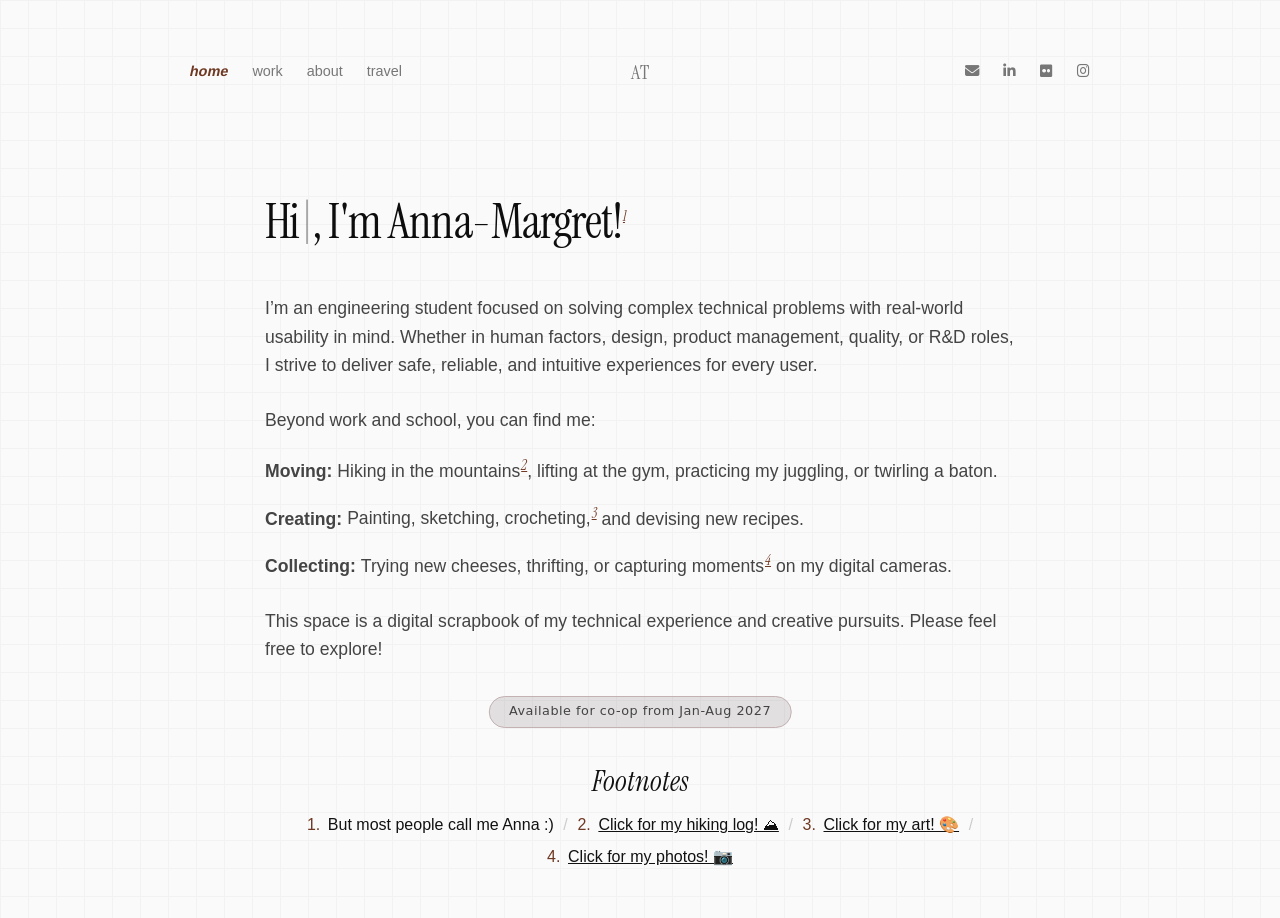
<file: home.html>
<!DOCTYPE html>
<html lang="en">
<head>
    <meta charset="UTF-8">
    <meta name="viewport" content="width=device-width, initial-scale=1.0, maximum-scale=1.0, user-scalable=no">
    <title>Anna Tamlin - Website</title>
    <link rel="icon" href="assets/favicon.ico">
    <link rel="stylesheet" href="https://cdnjs.cloudflare.com/ajax/libs/font-awesome/6.5.1/css/all.min.css">
    <link rel="stylesheet" href="style.css">
    <link href="https://fonts.googleapis.com/css2?family=Instrument+Serif&display=swap" rel="stylesheet">
    <meta name="viewport" content="width=device-width, initial-scale=1.0, maximum-scale=1.0, user-scalable=no">

</head>
<body>
    <nav class="navbar">
        <div class="nav-left">
            <a href="home.html" class="active">home</a>
            <a href="work.html">work</a>
            <a href="about.html">about</a>
            <a href="travel.html">travel</a>
        </div>
        <div class="nav-center">
            <a href="home.html" class="brand">AT</a>
        </div>
        <div class="nav-right">
            <a href="mailto:atamlin@uwaterloo.ca" aria-label="Email Anna-Margret">
                <i class="fa-solid fa-envelope"></i>
            </a>
            <a href="https://www.linkedin.com/in/annatamlin" target="_blank" rel="noopener" aria-label="LinkedIn Profile">
                <i class="fa-brands fa-linkedin-in"></i>
            </a>
            <a href="https://www.flickr.com/photos/annatamlin/albums/72177720331344123/" target="_blank" rel="noopener" aria-label="Flickr Profile">
                <i class="fa-brands fa-flickr"></i>
            </a>
            <a href="https://www.instagram.com/annasartportfolio/" target="_blank" rel="noopener" aria-label="Art Instagram Profile">
                <i class="fa-brands fa-instagram"></i>
            </a>
        </div>
    </nav>

<main class="content-wrapper">
    <section class="intro">
        <h1 class="hero-title">
                <span id="typing-greeting">Hi</span><span class="typing-cursor"></span>, I'm 
                <span class="footnote-container name-link-container">
                    Anna-Margret!<sup aria-hidden="true">1</sup>
                <span class="tooltip">but most people call me Anna :&#41;</span>
            </span>
        </h1>
        
        <p class="intro-body">
           I’m an engineering student focused on solving complex technical problems with real-world usability in mind. Whether in human factors, design, product management, quality, or R&D roles, I strive to deliver safe, reliable, and intuitive experiences for every user.
        </p>
        <p style="margin-bottom: 1.3rem;">
            Beyond work and school, you can find me: </p>
            <p style="margin-bottom: 1rem;">
                <span style="font-weight: bold;">Moving:</span>  
                <span class="footnote-container">
                    <a href="hiking.html" class="footnote-link">Hiking in the mountains<sup>2</sup></a>
                    <span class="tooltip">click for my hiking log! &#9968;</span>
                </span>, lifting at the gym, practicing my juggling, or twirling a baton.
                </p>

                <p style="margin-bottom: 1rem;">
                <strong>Creating:</strong>
                <span class="footnote-container">
                    <a href="about.html" class="footnote-link">Painting, sketching, crocheting,<sup>3</sup></a>
                    <span class="tooltip">click to see some of my art! &#127912;</span>
                </span> and devising new recipes.
                </p>

                <p class="intro-body">
                <strong>Collecting:</strong> 
                <span class="footnote-container">
                    Trying new cheeses<sup class="fn-desktop-only">4</sup>
                    <span class="tooltip">As UW Cheese Club's Vice President, I was responsible for acquiring cheese for 50+ members each week! &#x1F9C0;</span>
                </span>, thrifting, or 
                <span class="footnote-container">
                    <a href="photos.html" class="footnote-link">capturing moments<sup class="fn-moments"></sup></a>
                    <span class="tooltip">click to view photos! &#128247;</span>
                </span> on 
                <span class="footnote-container">
                    my digital cameras.<sup class="fn-desktop-only">6</sup>
                    <span class="tooltip">current rotation: Sony CyberShot DSC-W320, Canon PowerShot SX230 HS, and Fujifilm FinePix XP70</span>
                </span>
                </p>
                </p>
        <p class="intro-body">
            This space is a digital scrapbook of my technical experience and creative pursuits. Please feel free to explore! </p>
        <p class="coop-badge">
            <a href="mailto:your.email@domain.com">Available for co-op from Jan-Aug 2027</a>
        </p>

        <div class="mobile-footnotes-container">
            <h3 class="footnotes-title">Footnotes</h3>
            <div class="footnotes-inline-list">
                <span class="footnote-item"><span class="fn-num">1.</span> But most people call me Anna :&#41;</span>
                <span class="fn-divider">/</span>
                <span class="footnote-item"><span class="fn-num">2.</span> <a href="hiking.html" class="footnote-mobile-link">Click for my hiking log! &#9968;</a></span>
                <span class="fn-divider">/</span>
                <span class="footnote-item"><span class="fn-num">3.</span> <a href="about.html" class="footnote-mobile-link">Click for my art! &#127912;</a> </span>
                <span class="fn-divider">/</span>
                <span class="footnote-item"><span class="fn-num">4.</span> <a href="photos" class="footnote-mobile-link">Click for my photos! &#128247;</a> </span>
            </div>
        </div>
    </section>
</main>

<!-- Multi-language "hello" typing animation -->
    <script>
        const greetings = [
            "Hi", "Bonjour", "Ciao", "Hola", "Grüezi", "どうも", "你好", "Halo", "สวัสดี", "Xin chào", "សួស្តី", "G'day", "안녕"
        ];
        
        let greetingIndex = 0;
        let charIndex = greetings[greetingIndex].length; 
        let isDeleting = true; 
        const typingSpeed = 100;
        const deletingSpeed = 60;
        const pauseBetweenWords = 2000; 

        function typeEffect() {
            const currentWord = greetings[greetingIndex];
            const textContainer = document.getElementById("typing-greeting");

            if (isDeleting) {
                textContainer.textContent = currentWord.substring(0, charIndex - 1);
                charIndex--;
            } else {
                textContainer.textContent = currentWord.substring(0, charIndex + 1);
                charIndex++;
            }

            if (!isDeleting && charIndex === currentWord.length) {
                isDeleting = true;
                setTimeout(typeEffect, pauseBetweenWords);
            } else if (isDeleting && charIndex === 0) {
                isDeleting = false;
                greetingIndex = (greetingIndex + 1) % greetings.length;
                setTimeout(typeEffect, 200);
            } else {
                setTimeout(typeEffect, isDeleting ? deletingSpeed : typingSpeed);
            }
        }

        document.addEventListener("DOMContentLoaded", () => {
            setTimeout(typeEffect, 1500);
        });
    </script>


</body>
</html>
</file>
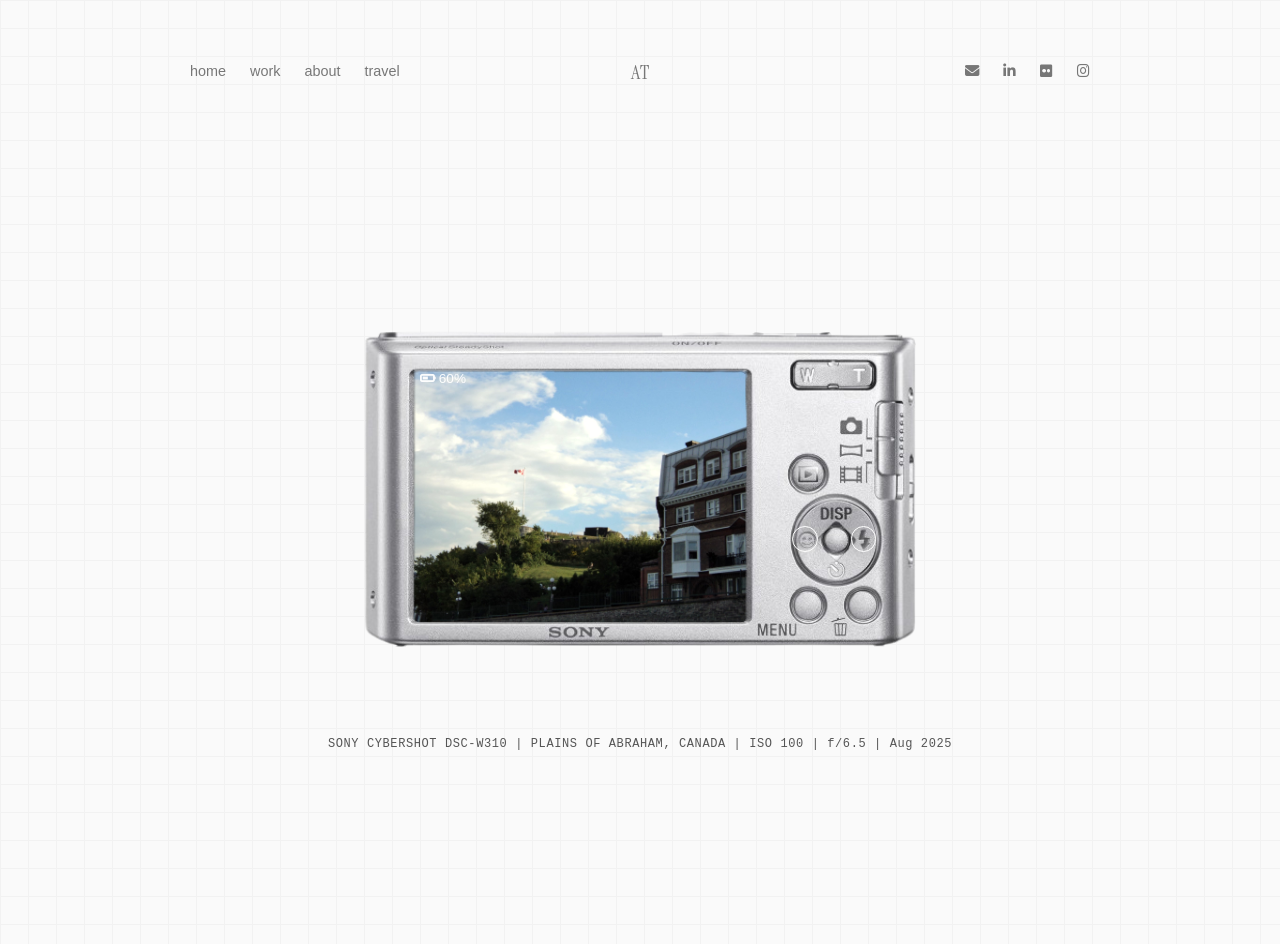
<file: photos.html>
<!DOCTYPE html>
<html lang="en">
<head>
    <meta charset="UTF-8">
    <meta name="viewport" content="width=device-width, initial-scale=1.0, maximum-scale=1.0, user-scalable=no">
    <title>Photos</title>
    <link rel="icon" href="assets/camera_portrait_2.ico">
    <link rel="stylesheet" href="style.css">
    <link rel="stylesheet" href="https://cdnjs.cloudflare.com/ajax/libs/font-awesome/6.5.1/css/all.min.css">
    <link href="https://fonts.googleapis.com/css2?family=Instrument+Serif&display=swap" rel="stylesheet">
</head>
<body class="grid-bg">
    <nav class="navbar">
        <div class="nav-left">
            <a href="index.html">home</a>
            <a href="work.html">work</a>
            <a href="about.html">about</a>
            <a href="travel.html">travel</a>
        </div>
        <div class="nav-center">
            <a href="index.html" class="brand">AT</a>
        </div>
        <div class="nav-right">
            <a href="mailto:amtamlin@gmail.com" aria-label="Email Anna-Margret">
                <i class="fa-solid fa-envelope"></i>
            </a>
            <a href="https://www.linkedin.com/in/annatamlin" target="_blank" rel="noopener" aria-label="LinkedIn Profile">
                <i class="fa-brands fa-linkedin-in"></i>
            </a>
            <a href="https://www.flickr.com/photos/annatamlin/albums/72177720331344123/" target="_blank" rel="noopener" aria-label="Flickr Profile">
                <i class="fa-brands fa-flickr"></i>
            </a>
            <a href="https://www.instagram.com/annasartportfolio/" target="_blank" rel="noopener" aria-label="Art Instagram Profile">
                <i class="fa-brands fa-instagram"></i>
            </a>
        </div>
    </nav>

    <main class="scrapbook-container">
        <div class="camera-console">
            <img src="assets/cybershotframe.png" class="camera-body-hardware" alt="Sony Cybershot Frame">
            <div class="camera-screen-window">
                <div class="viewfinder-ui top-ui">
                    <span><i class="fa-solid fa-battery-half"></i> 60%</span>
                </div>
                <!-- Active image -->
                <img src="assets/plainsofabraham.jpg" id="active-screen-photo" alt="Plains of Abraham image">
            </div>
            <!-- Ineractive buttons -->
            <button class="cam-btn btn-prev" onclick="changePhoto(-1)" title="Previous Image"></button>
            <button class="cam-btn btn-next" onclick="changePhoto(1)" title="Next Image"></button>
        </div>
        <div class="exif-data-tag" id="photo-metadata">
            SONY CYBERSHOT DSC-W310 | PLAINS OF ABRAHAM, CANADA | ISO 100 | f/6.5 | Aug 2025
        </div>
    </main>

    <script src="gallery.js"></script>
</body>
</html>
</file>
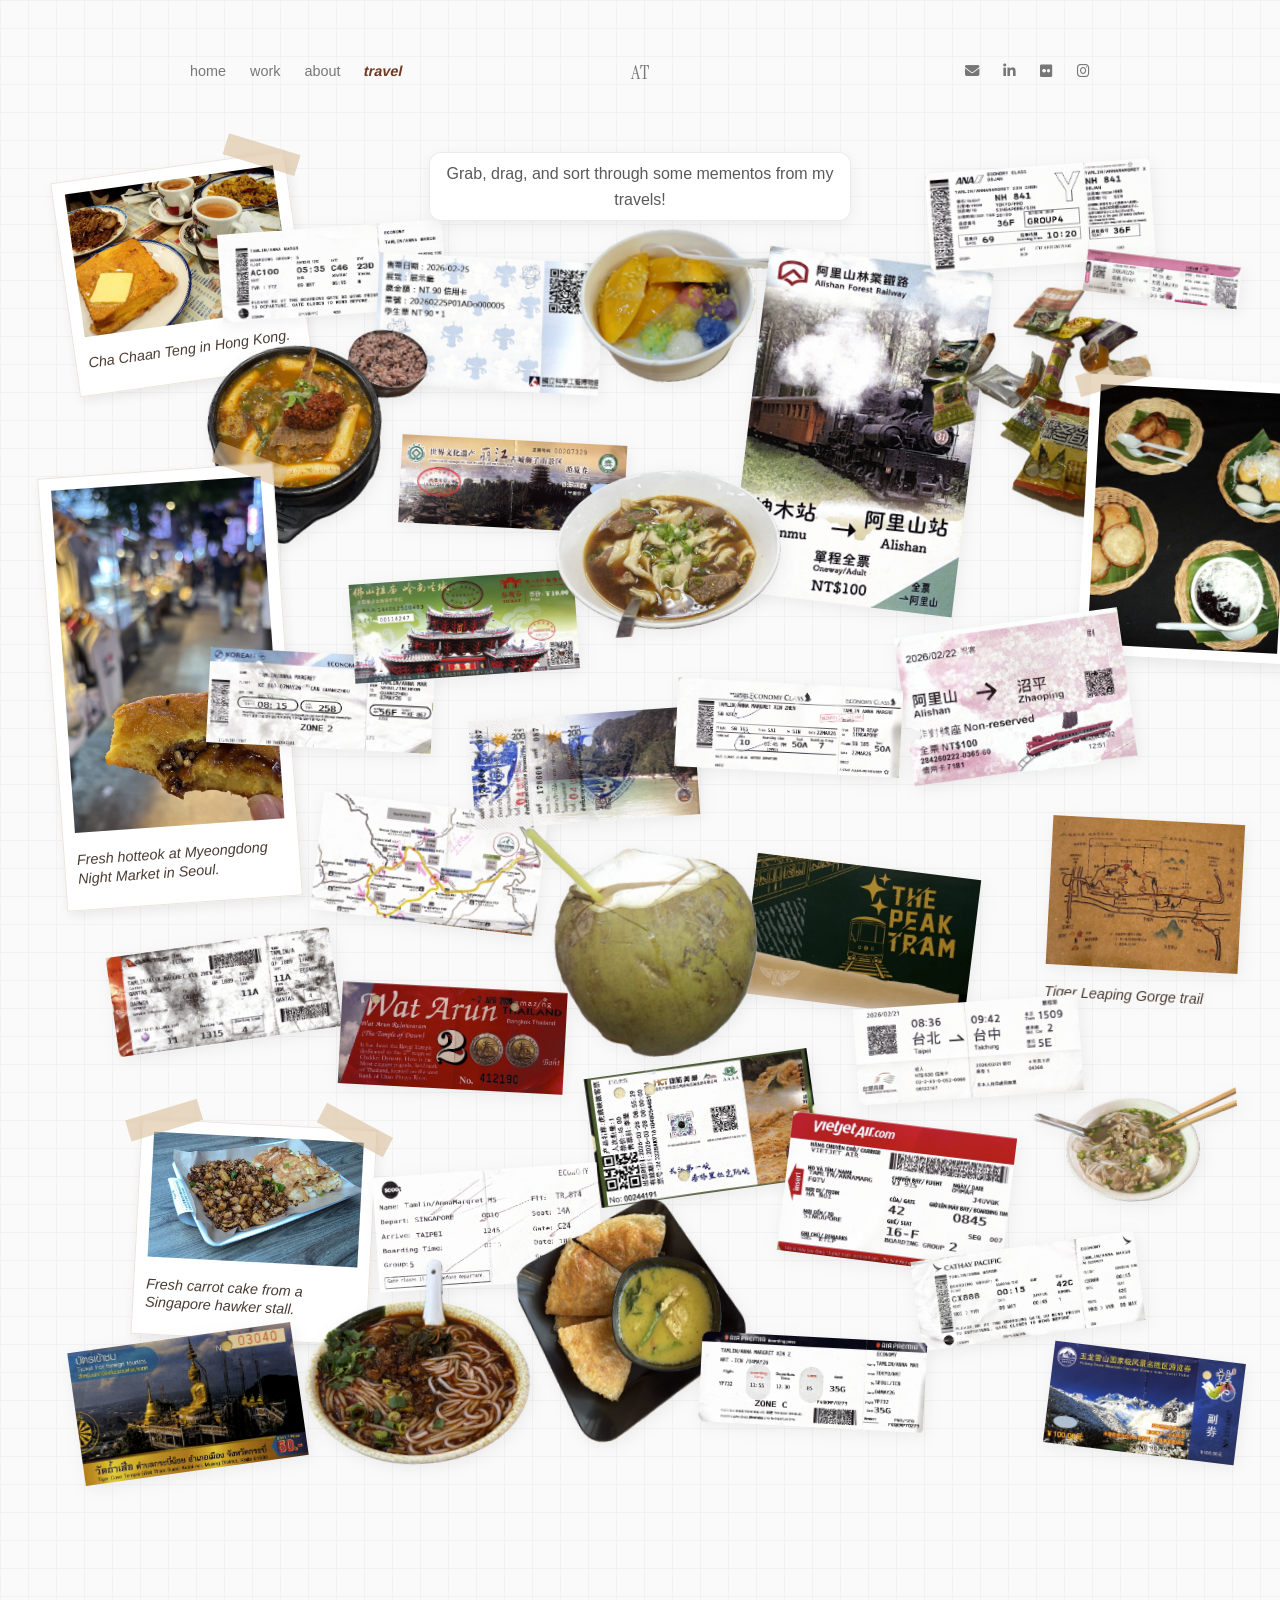
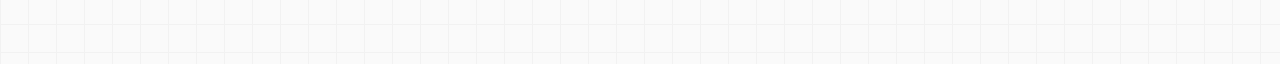
<file: travel.html>
<!DOCTYPE html>
<html lang="en">
<head>
    <meta charset="UTF-8">
    <meta name="viewport" content="width=device-width, initial-scale=1.0, maximum-scale=1.0, user-scalable=no">
    <title>Travel</title>
    <link rel="icon" href="assets/favicon.ico">
    <link rel="stylesheet" href="https://cdnjs.cloudflare.com/ajax/libs/font-awesome/6.5.1/css/all.min.css">
    <link rel="stylesheet" href="style.css">
    <link href="https://fonts.googleapis.com/css2?family=Instrument+Serif&display=swap" rel="stylesheet">
</head>
<body>

<!-- Minimalist Three-Part Navbar -->
    <nav class="navbar">
        <div class="nav-left">
            <a href="index.html">home</a>
            <a href="work.html">work</a>
            <a href="about.html">about</a>
            <a href="travel.html"class="active">travel</a>
        </div>
        <div class="nav-center">
            <a href="index.html" class="brand">AT</a>
        </div>
        <div class="nav-right">
           <!-- Email Contact -->
            <a href="mailto:amtamlin@gmail.com" aria-label="Email">
                <i class="fa-solid fa-envelope"></i>
            </a>
             <!-- LinkedIn -->
            <a href="https://www.linkedin.com/in/annatamlin" target="_blank" rel="noopener" aria-label="LinkedIn">
                <i class="fa-brands fa-linkedin-in"></i>
            </a>
            <!-- Flickr -->
            <a href="https://www.flickr.com/photos/annatamlin/albums/72177720331344123/" target="_blank" rel="noopener" aria-label="Flickr">
                <i class="fa-brands fa-flickr"></i>
            </a>
            <!-- Art Instagram -->
            <a href="https://www.instagram.com/annasartportfolio/" target="_blank" rel="noopener" aria-label="Art Instagram">
                <i class="fa-brands fa-instagram"></i>
            </a>
        </div>
    </nav>

<main class="travel-canvas">
    <header class="travel-header">Grab, drag, and sort through some mementos from my travels!</header>
     <div class="travel-item travel-tilt-steep-left" style="top: 2%; left: 2%;">
        <div class="travel-scanned-photo">
            <div class="travel-tape travel-tape-top-right"></div>
            <img src="assets/travel/hong_kong_cafe.jpg" alt="Food at a Hong Kong cafe">
            <span class="travel-caption">Cha Chaan Teng in Hong Kong.</span>
        </div>
    </div>

    <div class="travel-item travel-tilt-left" style="top: 6%; left: 15%;">
        <div class="travel-box">
            <img src="assets/travel/aircanada_ticket.png" alt="Plane ticket" class="travel-media-momento">
        </div>
    </div>

        
    <div class="travel-item travel-tilt-right" style="top: 8%; left: 28%;">
        <div class="travel-box">
            <img src="assets/travel/kaohsiungmuseum_ticket.png" alt="Museum ticket" class="travel-media-momento">
        </div>
    </div>

    <div class="travel-item travel-tilt-left" style="top: 6%; left: 45%;">
        <div class="travel-box">
            <img src="assets/travel/sticky_rice.png" alt="Mango sticky rice" class="travel-media-momento">
        </div>
    </div>

    <div class="travel-item travel-tilt-steep-right" style="top: 8%; left: 59%;">
        <div class="travel-box">
            <img src="assets/travel/alishan_ticket2.png" alt="Train ticket" class="travel-media-momento">
        </div>
    </div>

    <div class="travel-item travel-tilt-left" style="top: 2%; left: 74%;">
        <div class="travel-box">
            <img src="assets/travel/ana_ticket.png" alt="Plane ticket" class="travel-media-momento">
        </div>
    </div>

    <div class="travel-item travel-tilt-left" style="top: 10%; left: 74%;">
        <div class="travel-box">
            <img src="assets/travel/taiwan_snacks.png" alt="Snacks from Taiwan" class="travel-media-momento">
        </div>
    </div>

    <div class="travel-item travel-tilt-steep-right" style="top: 8%; left: 87%;">
        <div class="travel-box">
            <img src="assets/travel/ibon_ticket.png" alt="Train ticket" class="travel-media-momento">
        </div>
    </div>

    <div class="travel-item travel-tilt-left" style="top: 13%; left: 14%;">
        <div class="travel-box">
            <img src="assets/travel/korean_soup.png" alt="Korean hagngover soup" class="travel-media-momento">
        </div>
    </div>

    <div class="travel-item travel-tilt-right" style="top: 20%; left: 30%;">
        <div class="travel-box">
            <img src="assets/travel/lijiang_ticket.png" alt="Lijiang ticket" class="travel-media-momento">
        </div>
    </div>

    <div class="travel-item travel-tilt-right" style="top: 16%; left: 87%;">
        <div class="travel-flip-card">
            <div class="travel-card-inner">
                <div class="travel-card-front">
                    <img src="assets/travel/cambodian_desserts.jpg" alt="Cambodian desserts">
                        <div class="travel-tape travel-tape-top-left"></div>
                </div>
                <div class="travel-card-back">
                        <img src="assets/travel/cambodian_curry.jpg" alt="Assortment of Cambodian Foods" class="travel-text">
                </div>
            </div>
        </div>
    </div>

    <div class="travel-item travel-tilt-left" style="top: 22%; left: 1%;">
        <div class="travel-scanned-photo">
            <div class="travel-tape travel-tape-top-right"></div>
                <img src="assets/travel/hotteok.jpg" alt="Hotteok">
                <span class="travel-caption">Fresh hotteok at Myeongdong Night Market in Seoul.</span>
        </div>
    </div>

    <div class="travel-item travel-tilt-right" style="top: 34%; left: 14%;">
        <div class="travel-box">
            <img src="assets/travel/koreanair_ticket.png" alt="Plane ticket" class="travel-media-momento">
        </div>
    </div>

    <div class="travel-item travel-tilt-left" style="top: 29%; left: 26%;">
        <div class="travel-box">
            <img src="assets/travel/ancestraltemple_ticket.png" alt="Ancestral Temple ticket" class="travel-media-momento">
        </div>
    </div>
    
    <div class="travel-item travel-tilt-left" style="top: 22%; left: 43%;">
        <div class="travel-box">
            <img src="assets/travel/beef_soup.png" alt="Taiwanese beef noodle soup" class="travel-media-momento">
        </div>
    </div>

    <div class="travel-item travel-tilt-steep-left" style="top: 32%; left: 72%;">
        <div class="travel-box">
            <img src="assets/travel/alishan_ticket.png" alt="Train ticket" class="travel-media-momento">
        </div>
    </div>

    <div class="travel-item travel-tilt-steep-left" style="top: 53%; left: 6%;">
        <div class="travel-box">
            <img src="assets/travel/qantas_ticket.png" alt="Plane ticket" class="travel-media-momento">
        </div>
    </div>

    <div class="travel-item travel-tilt-right" style="top: 56%; left: 25%;">
        <div class="travel-box">
            <img src="assets/travel/watarun_ticket.png" alt="Wat Arun entry ticket" class="travel-media-momento">
        </div>
    </div>

    <div class="travel-item travel-tilt-steep-right" style="top: 44%; left: 23%;">
        <div class="travel-box">
            <img src="assets/travel/baegundae_map.png" alt="Baegundae hike map" class="travel-media-momento">
        </div>
    </div>

    <div class="travel-item travel-tilt-left" style="top: 38%; left: 36%;">
        <div class="travel-box">
            <img src="assets/travel/krabipark_ticket.png" alt="Krabi National Park entrance ticket" class="travel-media-momento">
        </div>
    </div>

    <div class="travel-item travel-tilt-right" style="top: 36%; left: 53%;">
        <div class="travel-box">
            <img src="assets/travel/singapore_ticket.png" alt="Plane ticket" class="travel-media-momento">
         </div>
    </div>

    <div class="travel-item travel-tilt-steep-right" style="top: 48%; left: 59%;">
        <div class="travel-box">
            <img src="assets/travel/peaktram_ticket.png" alt="Tram ticket" class="travel-media-momento">
        </div>
    </div>

    <div class="travel-item travel-tilt-right" style="top: 45%; left: 84%;">
        <div class="travel-box">
            <img src="assets/travel/tinas_map.png" alt="Tiger Leaping Gorge map" class="travel-media-momento">
            <span class="travel-caption">Tiger Leaping Gorge trail map.</span>
        </div>
    </div>

    <div class="travel-item travel-tilt-left" style="top: 57%; left: 68%;">
        <div class="travel-box">
            <img src="assets/travel/taiwanhsr_ticket.png" alt="Train ticket" class="travel-media-momento">
        </div>
    </div>

    <div class="travel-item travel-tilt-left" style="top: 45%; left: 41%;">
        <div class="travel-box">
            <img src="assets/travel/coconut.png" alt="Fresh coconut with straw" class="travel-media-momento">
        </div>
    </div>


    <div class="travel-item travel-tilt-right" style="top: 65%; left: 8%;">
        <div class="travel-scanned-photo">
            <div class="travel-tape travel-tape-top-right"></div>
                <img src="assets/travel/carrot_cake.jpg" alt="Singaporean carrot cake">
                    <div class="travel-tape travel-tape-top-left"></div>
                <span class="travel-caption">Fresh carrot cake from a Singapore hawker stall.</span>
            </div>
        </div>
    </div>

     <div class="travel-item travel-tilt-left" style="top: 63%; left: 83%;">
        <div class="travel-box">
            <img src="assets/travel/goat_pho.png" alt="Goat pho" class="travel-media-momento">
        </div>
    </div>

    <div class="travel-item travel-tilt-steep-left" style="top: 61%; left: 46%;">
        <div class="travel-box">
            <img src="assets/travel/leapinggorge_ticket.png" alt="Tiger Leaping Gorge ticket" class="travel-media-momento">
        </div>
    </div>

    <div class="travel-item travel-tilt-left" style="top: 68%; left: 28%;">
        <div class="travel-box">
            <img src="assets/travel/scoot_ticket.png" alt="Plane ticket" class="travel-media-momento">
        </div>
    </div>

    <div class="travel-item travel-tilt-steep-left" style="top: 79%; left: 3%;">
        <div class="travel-box">
            <img src="assets/travel/tigercavetemple_ticket.png" alt="Tiger cave temple ticket" class="travel-media-momento">
        </div>
    </div>

    <div class="travel-item travel-tilt-steep-right" style="top: 65%; left: 62%;">
        <div class="travel-box">
            <img src="assets/travel/vietjet_ticket.png" alt="Plane ticket" class="travel-media-momento">
        </div>
    </div>

    <div class="travel-item travel-tilt-steep-left" style="top: 73%; left: 73%;">
        <div class="travel-box">
            <img src="assets/travel/cathay_ticket.png" alt="Plane ticket" class="travel-media-momento">
        </div>
    </div>


    <div class="travel-item travel-tilt-steep-right" style="top: 80%; left: 84%;">
        <div class="travel-box">
            <img src="assets/travel/yulongmountain_ticket.png" alt="Mountain entrance ticket" class="travel-media-momento">
        </div>
    </div>

    <div class="travel-item travel-tilt-left" style="top: 74%; left: 22%;">
        <div class="travel-box">
            <img src="assets/travel/noodles.png" alt="Spicy and sour noodles in Yunnan" class="travel-media-momento">
        </div>
    </div>

    <div class="travel-item travel-tilt-left" style="top: 70%; left: 40%;">
        <div class="travel-box">
            <img src="assets/travel/thai_curry.png" alt="Thai curry with flaky pancake" class="travel-media-momento">
        </div>
    </div>

    <div class="travel-item travel-tilt-right" style="top: 79%; left: 55%;">
        <div class="travel-box">
            <img src="assets/travel/airpremia_ticket.png" alt="Plane ticket" class="travel-media-momento">
        </div>
    </div>

</main>

<script>
    const items = document.querySelectorAll('.travel-item');
    let highestZIndex = 10;

    items.forEach(item => {
        let isDragging = false;
        let startX, startY, initialLeft, initialTop;

        item.addEventListener('pointerdown', (e) => {
            if (e.target.closest('.travel-card-back') || e.target.tagName === 'A') return;

            item.setPointerCapture(e.pointerId);

            isDragging = true;
            highestZIndex++;
            item.style.zIndex = highestZIndex;
            item.classList.add('is-dragging');

            startX = e.clientX;
            startY = e.clientY;
            
            const rect = item.getBoundingClientRect();
            const parentRect = item.parentElement.getBoundingClientRect();
            
            initialLeft = rect.left - parentRect.left;
            initialTop = rect.top - parentRect.top;

            e.preventDefault(); 
        });

        document.addEventListener('pointermove', (e) => {
            if (!isDragging) return;

            const deltaX = e.clientX - startX;
            const deltaY = e.clientY - startY;

            item.style.left = `${initialLeft + deltaX}px`;
            item.style.top = `${initialTop + deltaY}px`;
        });

        document.addEventListener('pointerup', (e) => {
            if (isDragging) {
                isDragging = false;
                item.classList.remove('is-dragging');
                if (item.hasPointerCapture(e.pointerId)) {
                    item.releasePointerCapture(e.pointerId);
                }
            }
        });
    });
</script>

</body>
</html>
</file>
<file: style.css>
{
    box-sizing: border-box;
    margin: 0;
    padding: 0;
}

body {
    font-family: -apple-system, BlinkMacSystemFont, "Segoe UI", Roboto, Helvetica, Arial, sans-serif;
    color: #111111;
    line-height: 1.6;
    padding: 0 2rem;
    background-color: #fafafa;
    background-image: 
        linear-gradient(to right, #f2f2f2 1px, transparent 1px),
        linear-gradient(to bottom, #f2f2f2 1px, transparent 1px);
    background-size: 28px 28px;
    overflow-y: scroll;
}

/* Generic desktop */
.navbar {
    display: grid;
    grid-template-columns: 1fr auto 1fr;
    align-items: center;
    max-width: 900px;
    margin: 0 auto;
    padding: 3rem 0;
    font-size: 0.9rem;
    box-sizing: border-box;
}

.navbar a {
    color: #777777;
    text-decoration: none;
    transition: color 0.2s ease;
}

.navbar a:hover, 
.navbar a.active {
    color: #6e3822;
}

.nav-left {
    display: flex;
    justify-content: flex-start;
    gap: 1.5rem;
}

.nav-center {
    display: flex;
    justify-content: center;
    align-items: center;
}

.nav-right {
    display: flex;
    justify-content: flex-end;
    gap: 1.5rem;
}

.nav-left a, .nav-right a {
    display: inline-block;
    transition: transform 0.2s ease, color 0.2s ease;
}

.nav-left a:hover, .nav-left a.active {
    transform: skewX(-12deg);
    font-weight: bold;
}

.camera-frame {
    width: 600px;
    position: relative;
    margin: 0 auto;
}

/* Hidden on desktop viewports by default */
.mobile-footnotes-container {
    display: none;
}

.mobile-footnotes-list {
    display: none; 
}

.footnote-mobile-link {
  color: inherit;
  text-decoration: underline;
}

.fn-moments::after {
  content: "5";
}

.typing-cursor::after {
  content: '|';
  display: inline-block;
  font-weight: normal;
  animation: blink 1s infinite;
}

@keyframes blink {
  0%, 100% { opacity: 1; }
  80% { opacity: 0; }
}

@media (max-width: 1366px) {

    /* Hide superscripts on mobile/tablet */
    .fn-desktop-only {
        display: none !important;
    }

    /* Hide desktop hover tooltips on touch screens */
    .tooltip, 
    .footnote-container:hover .tooltip,
    .footnote-container .footnote-container {
        display: none !important;
        visibility: hidden !important;
        opacity: 0 !important;
    }

    .fn-moments::after {
        content: "4";
    }
    /* Badge styling */
    .coop-badge { 
    display: block !important;
    width: fit-content !important;
    max-width: 90vw !important;
    
    position: relative !important;
    left: 50% !important;
    transform: translateX(-50%) !important;
    
    margin-top: 2rem !important;
    margin-bottom: 2rem !important;
    
    /* Single line & styling */
    white-space: nowrap !important;
    text-align: center !important;
    font-size: 0.8rem !important;
    font-weight: 500 !important;
    padding: 0.3rem 1.2rem !important;
    border-radius: 50px !important;
    box-sizing: border-box !important;
    }

    .travel-header {
        position: relative !important;
        z-index: 25 !important;
        background: rgba(255, 255, 255, 0.867) !important;
        backdrop-filter: blur(8px) !important;
        -webkit-backdrop-filter: blur(8px) !important;
        max-width: 36% !important;
        margin: -1.5rem auto 0.5rem auto !important;
        padding: 0.5rem 0.5rem !important;
        border-radius: 12px !important;
        border: 1px solid rgba(0, 0, 0, 0.08) !important;
        box-shadow: 0 4px 16px rgba(0, 0, 0, 0.06) !important;
        text-align: center !important;
    }

    .travel-header p {
        margin: 0 !important;
        font-size: 0.95rem !important;
        line-height: 1.4 !important;
        color: #333 !important;
    }

    /* Mobile/tablet footnotes container */
    .mobile-footnotes-container {
        display: block !important;
        width: 100% !important;
        
        margin-top: clamp(1rem, 2.5vw, 1.75rem) !important;
        margin-bottom: clamp(1rem, 2.5vw, 1.5rem) !important;
        padding-top: 0 !important;
        padding-bottom: 0rem !important;
        
        text-align: center !important;
        box-sizing: border-box !important;
    }

    .footnotes-title {
        font-family: "Instrument Serif", serif !important;
        font-style: italic !important;
        font-size: clamp(1.35rem, 4vw, 1.75rem) !important;
        font-weight: 400 !important;
        color: #111111 !important;
        margin-top: 0 !important;
        margin-bottom: 0.5rem !important;
    }

    .footnotes-inline-list {
        display: flex !important;
        flex-wrap: wrap !important;
        justify-content: center !important;
        align-items: center !important;
        gap: 0.4rem 0.6rem !important;
        width: 100% !important;
        box-sizing: border-box !important;
    }

    .footnote-item {
        display: inline-block !important;
    }

    .fn-num {
        color: #6e3822 !important;
        font-weight: 500 !important;
        margin-right: 0.2rem !important;
    }

    .fn-divider {
        color: #cccccc !important;
        font-weight: 300 !important;
        user-select: none !important;
    }
}

.content-wrapper > section,
.section-work,
.section-projects,
.section-academics,
.intro {
    width: 100% !important;
    max-width: 100% !important;
    margin-left: 0 !important;
    margin-right: 0 !important;
    padding-left: 0 !important;
    padding-right: 0 !important;
    box-sizing: border-box !important;
}

.section-title-serif,
.hero-title {
    margin-left: 0 !important;
    padding-left: 0 !important;
    text-align: left !important;
}

.travel-item {
    touch-action: none;
    -webkit-user-select: none;
    user-select: none;
}

.travel-item img {
    -webkit-user-drag: none;
    user-select: none;
    pointer-events: none;
}

/* Mobile responsiveness */
@media (max-width: 768px) {
    html, body {
        width: 100% !important;
        max-width: 100% !important;
        height: auto !important;
        min-height: 100dvh !important;
        overflow-x: hidden !important;
        overflow-y: auto !important;
        margin: 0 !important;
        padding: 0 !important;
        box-sizing: border-box !important;
        -webkit-text-size-adjust: 100% !important;
        -moz-text-size-adjust: 100% !important;
        -ms-text-size-adjust: 100% !important;
        text-size-adjust: 100% !important;
    }

    main.content-wrapper .intro,
    main.content-wrapper .section-header {
        padding-top: 0 !important;
        margin-top: 0 !important;
    }

    /* Heading alignment */
    .hero-title,
    .section-title-serif {
        margin-top: 0.5rem !important;
        padding-top: 0 !important;
        line-height: 1.1 !important;
        font-size: 2.1rem !important;
        line-height: 1.2 !important;
    }
    h1.hero-title,
    h1.hero-title *,
    .hero-text {
        font-size: 2.1rem !important;
        line-height: 1.2 !important;
    }

    .name-link-container {
        white-space: nowrap !important;
    }

    h1.hero-title sup {
        font-size: 0.5em !important;
    }

    main, 
    .content-wrapper, 
    .container, 
    section,
    .card,
    .scrapbook-card,
    div[class*="card"] {
        width: 100% !important;
        max-width: 100% !important;
        min-width: 0 !important; 
        height: auto !important;
        max-height: none !important;
        overflow: visible !important;
        
        padding-left: 1.3rem !important;
        padding-right: 1.3rem !important;
        padding-bottom: clamp(2.5rem, 6vw, 4rem) !important;
        box-sizing: border-box !important;
    }

    p, h1, h2, h3, span, a {
        word-wrap: break-word !important;
        overflow-wrap: break-word !important;
    }

    .navbar {
        grid-template-columns: 1fr auto 1fr;
        padding: 1.5rem 1rem;
        font-size: 0.8rem;
    }

    .nav-left a[href*="travel"],
    .nav-link-travel{
        display: none !important;
    }

    .nav-left, .nav-right {
        gap: 0.75rem; 
    }

    .superscript-tooltip-class:hover .tooltip-text-class,
    .tooltip-text-class {
        position: relative !important;
        display: block !important;
        visibility: visible !important;
        opacity: 1 !important;
        width: 100% !important;
        margin-top: 0.5rem;
        padding: 0.5rem 0.75rem;
        border-left: 2px solid #6e3822;
        background: #fcfcfc;
    }

    .exp-row {
        display: flex !important;
        flex-direction: column !important;
        position: relative !important; 
        padding-bottom: 0.5rem !important;
        margin-top: 1rem !important;
        margin-bottom: 0.5rem !important;
        gap: 0.5rem !important;
        width: 100% !important;
        box-sizing: border-box !important;
    }

    .exp-left {
        display: flex !important;
        flex-direction: row !important;
        align-items: flex-start !important;
        gap: 0.75rem !important;
        width: 100% !important;
        padding-right: 4rem !important;
        box-sizing: border-box !important;
    }

    .company-logo,
    .logo-dark,
    .logo-link {
        width: 48px !important;
        min-width: 48px !important;
        height: 48px !important;
        flex-shrink: 0 !important;
        margin-top: 2px !important;
    }

    .exp-details {
        display: flex !important;
        flex-direction: column !important;
        gap: 0.2rem !important;
        width: 100% !important;
    }

    .exp-headline {
        font-size: 0.9rem !important;
        line-height: 1.25 !important;
    }

    .exp-right {
        position: absolute !important;
        top: 0 !important;
        right: 0 !important;
        order: unset !important;
        width: auto !important;
        text-align: right !important;
    }

    .exp-year {
        font-size: 0.9rem !important;
        font-weight: 600 !important;
        opacity: 0.55 !important;
    }

    .tag-group {
        display: flex !important;
        flex-wrap: wrap !important;
        gap: 0.35rem !important;
        margin-top: 0.25rem !important;
        width: 100% !important;
    }

    .tag {
        font-size: 0.72rem !important;
        padding: 0.18rem 0.5rem !important;
        line-height: 1.2 !important;
    }

    .project-grid {
        display: flex !important;
        flex-direction: column !important;
        grid-template-columns: 1fr !important;
        gap: 1.5rem !important;
        width: 100% !important;
    }

    /* Center project media blocks */
    .project-media,
    .media-stack,
    .media-block {
        width: 100% !important;
        max-width: 100% !important;
        margin: 0 auto !important;
        display: flex !important;
        flex-direction: column !important;
        align-items: center !important;
        justify-content: center !important;
    }

    /* Ensure images scale fluidly */
    .project-img-nocrop,
    .media-block img {
        width: 95% !important;
        max-width: 100% !important;
        height: auto !important;
        object-fit: contain !important;
        margin: 0 auto !important;
    }

    /* Center captions */
    .media-caption {
        text-align: center !important;
        width: 100% !important;
        margin-top: 0.5rem !important;
    }

    /* Travel / Camera frames */
    .travel-moments-wrapper, 
    .draggable-photo-class {
        display: none !important;
    }

    .camera-frame {
        width: 100% !important;
        max-width: 320px;
        height: auto !important;
    }

    .digicam-lcd img {
        width: 62% !important;
        height: 72% !important;
        top: 14% !important;
        left: 6% !important;
        object-fit: cover;
    }

    .btn-w, .btn-t { top: 12% !important; right: 8% !important; transform: scale(0.8); }
    .btn-disp { top: 48% !important; right: 12% !important; transform: scale(0.8); }
    .btn-menu { bottom: 10% !important; right: 18% !important; transform: scale(0.75); }
    .btn-delete { bottom: 10% !important; right: 8% !important; transform: scale(0.75); }

    .scrapbook-grid {
        display: grid !important;
        grid-template-columns: 1fr !important;
        gap: 2rem !important;
        height: auto !important;
        overflow: visible !important;
    }
    
    .scrapbook-item,
    .scrapbook-item.large {
        grid-column: span 1 !important;
        height: auto !important;
        overflow: visible !important;
    }

    .project-grid {
        display: grid !important;
        grid-template-columns: 1fr !important;
        gap: 1.5rem !important;
        height: auto !important;
        overflow: visible !important;
    }
    
    .project-header {
        flex-direction: column;
        gap: 0.5rem;
    }
    
    .project-date {
        font-size: 1.4rem;
    }

    .project-name {
    font-size: 1.5rem !important;
    line-height: 1.3 !important;
    }
    .project-card {
    padding-left: 1rem;
    padding-right: 1rem;
    max-width: 100%;
    box-sizing: border-box;
  }

  .project-header {
    flex-direction: column;
    align-items: flex-start;
    gap: 0.35rem;
  }

  .tag-group {
    flex-wrap: wrap;
    gap: 0.4rem;
  }

  .project-grid {
    display: flex;
    flex-direction: column;
    gap: 1.25rem;
    width: 100%;
  }

  .project-desc,
  .project-media,
  .project-slideshow {
    width: 100%;
    max-width: 100%;
    min-width: 0;
    box-sizing: border-box;
  }

  .project-desc p {
    overflow-wrap: break-word;
  }

  .project-slide-stage {
    aspect-ratio: 16 / 10;
    min-height: 220px;
    max-height: 55vh;
  }

  .project-slide-controls {
    padding: 0.5rem 0.65rem;
    gap: 0.35rem;
  }

  .project-slide-controls button,
  .slide-expand {
    padding: 0.4rem 0.6rem;
    font-size: 0.8rem;
  }

  .slide-counter {
    font-size: 0.8rem;
  }

}
.brand {
    font-family: "Instrument Serif", serif;
    font-weight: 230;
    font-size: 1.25rem;
    letter-spacing: 0.05em;
}

.content-wrapper {
    max-width: 750px;
    margin: 3rem auto;
}

.hero-title {
    font-family: "Instrument Serif", serif;
    font-weight: 400;
    font-size: 4.5rem;
    letter-spacing: -0.02em;
    color: #ffffff;
    margin-bottom: 2.6rem;
}

.hero-title em {
    font-family: "Instrument Serif", serif;
    font-style: italic;
    font-weight: 450;
    letter-spacing: -0.02em;
}

.intro h1 {
    font-size: 3rem;
    font-weight: 400;
    letter-spacing: -0.02em;
    margin-bottom: 2.1rem;
    color: #0e0d0d;
}

.intro p,
.intro-body {
    font-size: 1.1rem;
    color: #444444;
    margin-bottom: 1.7rem;
    max-width: 900px;
    line-height: 1.6;
}

.typing-cursor {
    font-weight: 300;
    color: rgba(0, 0, 0, 0.4);
    margin-left: 2px;
    animation: blink-cursor 0.8s infinite;
}

@keyframes blink-cursor {
    0%, 100% { opacity: 1; }
    50% { opacity: 0; }
}

.standard-link {
    color: #6e3822 !important;
    text-decoration: underline;
    transition: color 0.2s ease;
}

.standard-link:hover {
    color: #41251c !important;
}

.footnote-link {
    color: #444444 !important;
    text-decoration: none !important;
    font-family: inherit;
}

.photos-direct-link {
    color: #6e3822;
    font-weight: 500;
    text-decoration: none;
    border-bottom: 1.7px solid rgba(110, 56, 34, 0.25);
    padding-bottom: 0.3px;
    transition: all 0.2s ease-in-out;
}

.photos-direct-link:hover {
    border-bottom-color: #6e3822;
    opacity: 0.9;
}

.footnote-container {
    position: relative;
    color: #444444;
    cursor: help;
    display: inline-block;
}

.name-link-container {
    text-decoration: none !important;
    border-bottom: none !important;
    color: inherit;
}

.footnote-container sup,
.footnote-link sup {
    font-family: "Instrument Serif", serif;
    font-size: 0.85rem;
    font-style: italic;
    color: #6e3822;
    margin-left: 1px;
    font-weight: 500;
    text-decoration: underline !important;
}

.footnote-target {
    cursor: help;
}

.tooltip {
    visibility: hidden;
    position: absolute;
    bottom: 100%;
    left: 50%;
    transform: translateX(-50%) translateY(5px);
    background-color: #ffffff;
    color: #444444;
    text-align: center;
    padding: 0.5rem 0.8rem;
    border-radius: 4px;
    font-size: 0.85rem;
    font-family: "Inter", sans-serif;
    font-style: normal;
    letter-spacing: 0.04em;
    line-height: 1.6;
    white-space: nowrap;
    opacity: 0;
    transition: opacity 0.2s ease, transform 0.2s ease;
    z-index: 10;
    box-shadow: 0 4px 12px rgba(0,0,0,0.08);
}

.tooltip::after {
    content: "";
    position: absolute;
    top: 100%;
    left: 50%;
    margin-left: -5px;
    border-width: 5px;
    border-style: solid;
    border-color: #ffffff transparent transparent transparent;
}

.footnote-container:hover .tooltip {
    visibility: visible;
    opacity: 1;
    transform: translateX(-50%) translateY(0);
}

.coop-badge {
  display: inline-block; 
  background-color: #594c4c27; 
  color: #594c4c; 
  border: 1px solid #c4b1b1; 
  border-radius: 40px; 
  padding: 7px 12px; 
  font-family: system-ui, -apple-system, sans-serif; 
  font-size: 11pt;                    
  font-weight: 350;                  
  letter-spacing: 0.04em;            
  margin-bottom: 10px;
  transform: scale(0.80);
  transform-origin: left center;
}

.coop-badge a {
    color: inherit !important;     
    text-decoration: none !important;
    display: inline-block !important;
    width: 100% !important;
}

.coop-badge:hover {
    cursor: pointer;
    opacity: 0.85;
    transition: opacity 0.2s ease;
}
.section-label {
    display: block;
    font-size: 0.75rem;
    text-transform: uppercase;
    letter-spacing: 0.1em;
    color: #999999;
    margin-bottom: 1.5rem;
}

.project-row {
    display: flex;
    justify-content: space-between;
    align-items: baseline;
    padding: 1rem 0;
    border-bottom: 1px solid #eeeeee;
}

.project-title {
    color: #111111;
    text-decoration: none;
    font-weight: 500;
}

.project-title:hover {
    text-decoration: underline;
}

.project-meta {
    font-family: monospace;
    font-size: 0.85rem;
    color: #888888;
}

.section-header {
    padding-top: 0rem;    
    max-width: 900px;
    margin-left: 0 auto;
    margin-right: auto;
    margin-top: 0;
}

.section-title-serif {
    font-family: "Instrument Serif", serif;
    font-size: 3.2rem;
    font-weight: 400;
    margin-top: 0.5rem;
    margin-bottom: 0.4rem;
    color: #111111;
    letter-spacing: -0.02em;
}

.exp-row {
    display: flex;
    justify-content: space-between;
    align-items: center;
    padding-bottom: 0.4rem;
    margin-bottom: 0.2rem;
}

.exp-left {
    display: flex;
    align-items: center;
    gap: 1.2rem;
}

.logo-link {
    text-decoration: none;
    display: inline-block;
    border-radius: 14px;
    overflow: hidden;
    transition: transform 0.2s cubic-bezier(0.16, 1, 0.3, 1);
}

.logo-link:hover {
    transform: scale(1.12);
}

.company-logo {
    width: 75px;
    height: 75px;
    border-radius: 14px;
    display: flex;
    align-items: center;
    justify-content: center;
    flex-shrink: 0;
    overflow: hidden;
    box-sizing: border-box;
}

.logo-img {
    width: 100%;
    height: 100%;
    border-radius: 14px;
    object-fit: contain;
    padding: 8px;
    box-sizing: border-box;
}

.exp-details {
    display: flex;
    flex-direction: column;
    gap: 0.4rem;
}

.exp-headline {
    font-size: 1.15rem;
    color: #111111;
}

.role {
    font-weight: 600;
}

.divider {
    color: #777777;
    margin: 0 0.2rem;
}

.company {
    font-style: italic;
    font-weight: 400;
}

.tag-group {
    display: flex;
    gap: 0.5rem;
}

.tag {
    font-size: 0.75rem;
    padding: 0.2rem 0.6rem;
    border-radius: 20px;
    font-weight: 500;
}

.tag-ixl  { background-color: #adeefc94; color: #02acf2; } 
.tag-hsi  { background-color: #f4ccd6; color: #820024; }
.tag-vip  { background-color: #bff3f5; color: #086164; }
.tag-pepper { background-color: #0f8e41; color: #f5fbf3; }
.tag-navblue  { background-color: #444447; color: #ffffff; }
.tag-velocity  { background-color: #2c3db9; color: #aefa77; }

.exp-right {
    text-align: right;
}

.exp-year {
    font-size: 1.2rem;
    font-weight: 500;
    color: #111111;
}

.scrapbook-section {
    max-width: 1000px;
    margin: 3rem auto 3rem auto;
    padding: 0 1rem;
}

.scrapbook-grid {
    display: grid;
    grid-template-columns: repeat(2, 1fr);
    gap: 2.5rem;
    margin-top: 2rem;
}

.scrapbook-item {
    display: flex;
    flex-direction: column;
    background: none;
    text-decoration: none;
}

.scrapbook-item.large {
    grid-column: span 2;
}

.scrapbook-item.large .media-container {
    aspect-ratio: auto;
    max-height: 175vh;
    display: flex;
    justify-content: center;
}

.scrapbook-item.tall .media-container {
    aspect-ratio: 3 / 4;
}

.scrapbook-item.standard .media-container {
    aspect-ratio: 4 / 3;
}

.media-container {
    width: 100%;
    aspect-ratio: 16 / 9;
    overflow: hidden;
    background-color: #f0f0f0;
    border-radius: 6px;
    margin-bottom: 0.8rem;
}

.scrapbook-img {
    width: 100%;
    height: 100%;
    object-fit: contain;
    display: block;
}

.item-meta {
    display: flex;
    justify-content: space-between;
    align-items: baseline;
    font-size: 0.85rem;
}

.item-title {
    font-weight: 500;
    color: #111111;
}

.item-category {
    font-family: monospace;
    color: #777777;
}

.text-card {
    background-color: #f5f5f3;
    border-radius: 6px;
    padding: 2rem;
    justify-content: center;
    box-sizing: border-box;
}

.text-card-content h3 {
    font-family: "Instrument Serif", serif;
    font-size: 1.4rem;
    font-weight: 400;
    margin-bottom: 1rem;
}

.scrapbook-container {
    display: flex;
    flex-direction: column;
    align-items: center;
    justify-content: center;
    padding: 1rem 2rem 4rem 2rem;
    min-height: 80vh;
}

.camera-console {
    position: relative;
    width: 100%;
    max-width: 650px; 
    aspect-ratio: 650 / 433;
    margin: 0 auto;
    user-select: none;
}

.camera-body-hardware {
    position: absolute;
    top: 0;
    left: 0;
    width: 100%;
    height: 100%;
    z-index: 3;
    pointer-events: none;
    object-fit: contain;
}

.camera-screen-window {
    position: absolute;
    top: 18.01%;  
    left: 10.0%;
    width: 57.69%;
    height: 64.66%;
    overflow: hidden;
    background: #111111;
    z-index: 1;
}

.camera-screen-window img {
    width: 100%;
    height: 100%;
    object-fit: cover;
    filter: saturate(0.95) sepia(0.05);
}

.viewfinder-ui {
    position: absolute;
    font-family: "Inter", sans-serif;
    font-size: 2.2vw;
    color: rgba(255, 255, 255, 0.95);
    display: flex;
    justify-content: space-between;

    top: 6%;
    left: 6%;
    width: 92%;
    padding: 0;        
    z-index: 4;        
    box-sizing: border-box; 
}

@media (min-width: 650px) {
    .viewfinder-ui {
        font-size: 0.85rem;
        top: 20px;
        left: 40px;
        width: 345px;
    }
}

.cam-btn {
    position: absolute;
    background: rgba(255, 255, 255, 0);
    border: none;
    cursor: pointer;
    z-index: 5;
    border-radius: 50%;
    transition: background 0.2s ease;
    
    display: flex;
    align-items: center;
    justify-content: center;
}

.cam-btn:hover {
    background: rgba(255, 255, 255, 0.535);
}

.btn-prev { 
    top: 58.2%; 
    right: 22%;
    width: 5.23%;  
    height: 7.85%;
}

.btn-next { 
    top: 58.2%; 
    right: 13%;
    width: 5.23%; 
    height: 7.85%; 
}

@keyframes pulse-ring {
    0% { 
        transform: scale(0.6); 
        opacity: 0; 
    }
    50% { 
        opacity: 0.75; 
    }
    100% { 
        transform: scale(1.3); 
        opacity: 0; 
    }
}

.btn-next::before,
.btn-prev::before {
    content: '';
    position: absolute;
    width: 70%;
    height: 70%;
    border: 1.9px solid #ffffff;
    border-radius: 50%;
    animation: pulse-ring 2s infinite;
    pointer-events: none;
}


.exif-data-tag {
    margin-top: 2rem;
    font-family: "Space Mono", monospace;
    font-size: 0.75rem;
    color: #555555;
    letter-spacing: 0.05em;
}

.music-section {
    margin: 2rem auto 3rem auto;
    max-width: 970px;
}

.more-section-title {
    font-family: 'Instrument Serif', serif;
    font-weight: 400;
    font-size: 3.2rem;
    letter-spacing: -0.02em; 
    margin-top: 0 !important;
}

.music-grid {
    display: grid;
    grid-template-columns: repeat(auto-fit, minmax(240px, 1fr));
    gap: 1.5rem;
    margin-top: 1rem;
    max-width: 970px;                                           
}

.music-grid-item {
    display: flex;
    flex-direction: column;
    background: #fafafa;
    border: 1px solid rgba(0, 0, 0, 0.04);
    border-radius: 16px;
    padding: 0.75rem;
    transition: transform 0.2s ease, box-shadow 0.2s ease;
}

.music-grid-item:hover {
    transform: translateY(-2px);
    box-shadow: 0 8px 20px rgba(0, 0, 0, 0.03);
}

.music-grid-dedication {
    font-size: 0.85rem;
    line-height: 1.4;
    color: #555;
    margin-top: 0.75rem;
    padding: 0 0.5rem 0.5rem 0.5rem;
}

.music-grid-dedication em {
    font-family:"Instrument Serif", serif;
    font-weight: 400;
    font-style: normal; 
    color: #111;
    font-size: 1.25rem;
    text-transform: none;
    letter-spacing: normal
}

.travel-canvas {
    position: relative;
    width: auto; 
    min-height: 160vh; 
    padding: 40px;
}

.travel-header {
    text-align: center;
    margin-bottom: 60px;
    pointer-events: none; 
    user-select: none;
    color: #5a5959;
    font-weight: 350;
}

.travel-item {
    position: absolute;
    cursor: grab;
    user-select: none;
    z-index: 5;
    transition: box-shadow 0.2s ease, transform 0.2s ease;
}

.travel-item:active {
    cursor: grabbing;
}

.travel-item.is-dragging {
    cursor: grabbing;
    transform: scale(1.05) rotate(0deg) !important;
    filter: drop-shadow(10px 20px 25px rgba(0,0,0,0.14)) !important;
}

.travel-item img {
    pointer-events: none; 
    -webkit-user-drag: none;
}

.travel-tilt-left         { transform: rotate(-4deg); }
.travel-tilt-right        { transform: rotate(3deg); }
.travel-tilt-steep-left   { transform: rotate(-8deg); }
.travel-tilt-steep-right  { transform: rotate(7deg); }

.travel-tape {
    position: absolute;
    width: 75px;
    height: 22px;
    background-color: rgba(215, 185, 145, 0.55); 
    backdrop-filter: blur(1px);
    z-index: 10;
}
.travel-tape-top-left      { top: -10px; left: -15px; transform: rotate(-20deg); }
.travel-tape-top-right     { top: -10px; right: -15px; transform: rotate(25deg); }
.travel-tape-bottom-left   { bottom: -12px; left: -10px; transform: rotate(35deg); }
.travel-tape-bottom-right  { bottom: -12px; right: -10px; transform: rotate(-30deg); }
.travel-tape-vertical-left { top: 30%; left: -18px; width: 22px; height: 75px; transform: rotate(-5deg); }

.travel-caption {
    display: block;
    font-family: Arial, sans-serif; 
    font-style: italic;
    font-size: 0.9rem;
    color: #4a3b32;
    margin-top: 10px;
    line-height: 1.3;
}

.travel-box {
    max-width: 225px;
    filter: drop-shadow(2px 4px 8px rgba(0,0,0,0.06));
}
.travel-box img {
    width: 100%;
    height: auto;
}

.travel-scanned-photo {
    background: #fff;
    padding: 12px 12px 22px 12px;
    box-shadow: 2px 5px 12px rgba(0,0,0,0.07);
    border: 1px solid #eae5d9;
    max-width: 210px;
}
.travel-scanned-photo img {
    width: 100%;
    height: auto;
}

.travel-flip-card {
    width: 210px;
    height: 280px;
    perspective: 1000px;
}
.travel-card-inner {
    position: relative;
    width: 100%;
    height: 100%;
    transition: transform 0.5s cubic-bezier(0.4, 0, 0.2, 1);
    transform-style: preserve-3d;
    box-shadow: 3px 6px 14px rgba(0,0,0,0.08);
}
.travel-item:not(.is-dragging).travel-flip-card:hover .travel-card-inner,
.travel-flip-card:hover .travel-card-inner {
    transform: rotateY(180deg);
}
.travel-card-front, .travel-card-back {
    position: absolute;
    width: 100%;
    height: 100%;
    backface-visibility: hidden;
    border-radius: 2px;
}
.travel-card-front {
    background: #fff;
    padding: 10px;
    box-sizing: border-box;
}
.travel-card-front img {
    width: 100%;
    height: 100%;
    object-fit: cover;
}
.travel-card-back {
    background: #f9f7f5;
    transform: rotateY(180deg);
    display: flex;
    align-items: center;
    justify-content: center;
    padding: 15px;
    box-sizing: border-box;
    border: 1px dashed #dcd5c5;
}
.travel-card-back img {
    max-width: 100%;
    height: auto;
}

.book-banner {
  display: flex;
  gap: 3.5rem;
  justify-content: center;
  max-width: 900px;
  margin: 2rem auto;
  padding: 1rem;
}

.book-card {
  flex: 1;
  max-width: 200px;
  text-decoration: none;
  color: inherit;
  display: flex;
  flex-direction: column;
  align-items: center;
  transition: transform 0.3s ease;
}

.book-card:hover {
  transform: translateY(-5px);
}

.book-image-wrapper {
  position: relative;
  width: 100%;
  aspect-ratio: 2 / 3;
  border-radius: 6px;
  box-shadow: 0 4px 10px rgba(0, 0, 0, 0.15);
  overflow: hidden;
  margin-bottom: 0.75rem;
}

.book-cover {
  width: 100%;
  height: 100%;
  object-fit: cover;
}

.book-badge {
  position: absolute;
  top: 8px;
  left: 8px;
  padding: 4px 8px;
  border-radius: 4px;
  font-size: 0.75rem;
  font-weight: 600;
  text-transform: uppercase;
  color: #fff;
  letter-spacing: 0.05em;
  box-shadow: 0 2px 4px rgba(0, 0, 0, 0.2);
}

.book-badge.highlight { background-color: #d4af37; }
.book-badge.current { background-color: #2b7a78; }
.book-badge.to-read { background-color: #707070; }

.book-info {
  text-align: center;
  width: 100%;
}

.book-info h3 {
  font-size: 0.95rem;
  margin: 0 0 0.25rem 0;
  font-weight: 600;
  line-height: 1.3;
}

.book-info p {
  font-size: 0.8rem;
  color: #666;
  margin: 0;
}

@media (max-width: 600px) {
  .book-banner {
    flex-direction: column;
    align-items: center;
    gap: 2rem;
  }
  .book-card {
    max-width: 160px;
  }
}

.section-projects {
    margin-top: 1rem;
    border-top: none;
    padding-top: 1rem;
}

.project-list {
    display: flex;
    flex-direction: column;
    gap: 2rem; 
    margin-top: 1rem; 
}

.project-card {
    display: flex;
    flex-direction: column;
    gap: 1.2rem;
}

.project-header {
    display: flex;
    justify-content: space-between;
    align-items: flex-start;
    border-bottom: 1px id #f0f0f0;
    padding-bottom: 0.5rem;
}

.project-name {
    font-family: 'Instrument Serif', serif;
    font-size: 2rem;
    font-weight: 400;
    margin: 0;
    color: #111;
}

.project-meta {
    font-size: 0.9rem;
    text-transform: uppercase;
    letter-spacing: 0.05em;
    color: #666;
    display: block;
    margin-top: 0.2rem;
}

.project-date {
    font-family: 'Instrument Serif', serif;
    font-size: 1.75rem;
    color: #888;
}

.tag-tag-proj {
    background-color: #f4f4f6;
    color: #4a5568;
    border: 1px solid #e2e8f0;
}

.project-grid {
    display: grid;
    grid-template-columns: 1.2fr 1fr;
    gap: 2.5rem;
    align-items: start;
}

.project-desc p {
    font-size: 1rem;
    line-height: 1.6;
    color: #444444;
    margin-bottom: 1rem;
}

.project-docs {
    display: flex;
    gap: 1rem;
    margin-top: 1.5rem;
    flex-wrap: wrap;
}

.btn-download {
    display: inline-flex;
    align-items: center;
    gap: 0.5rem;
    padding: 0.6rem 1rem;
    border: 1px solid #111;
    color: #111;
    text-decoration: none;
    font-size: 0.85rem;
    text-transform: uppercase;
    letter-spacing: 0.05em;
    transition: all 0.2s ease;
}

.btn-download:hover {
    background-color: #111;
    color: #fff;
}

.media-container {
    background-color: #fcfcfc;
    border: 1px solid #e5e5e5;
    position: relative;
    width: 100%;
    aspect-ratio: 16 / 9;
    overflow: hidden;
}

.video-wrapper iframe {
    position: absolute;
    top: 0;
    left: 0;
    width: 100%;
    height: 100%;
}

.photo-placeholder {
    display: flex;
    flex-direction: column;
    justify-content: center;
    align-items: center;
    color: #999;
    background: linear-gradient(145deg, #f7f7f8 0%, #eaeaea 100%);
}

.media-caption {
    display: block;
    font-size: 0.8rem;
    color: #777;
    margin-top: 0.5rem;
    text-transform: uppercase;
    letter-spacing: 0.03em;
}

.project-media.media-stack {
    display: flex;
    flex-direction: column;
    gap: 2rem;
    width: 100%;
    max-width: 420px; 
    justify-self: end;
}

.media-block {
    width: 100%;
}

.project-img-nocrop {
    width: 100%;
    height: auto;
    display: block;
    border: 1px solid #e5e5e5;
    background-color: #fcfcfc;
}

.project-slideshow {
  border-radius: 10px;
  overflow: hidden;
  background: #111827;
  border: 1px solid #e5e7eb;
  outline: none;
}

.project-slideshow:focus-visible {
  box-shadow: 0 0 0 3px rgba(59, 130, 246, 0.45);
}
.project-grid {
  display: grid;
  grid-template-columns: 1fr;
  gap: 1.5rem;
}

.project-slide-stage {
  aspect-ratio: 16 / 9;
  min-height: 460px;
}

.pdf-slide-canvas {
  max-width: 100%;
  max-height: 100%;
  width: auto;
  height: auto;
  display: block;
}

.pdf-loading {
  position: absolute;
  color: #9ca3af;
  font-size: 0.9rem;
}

.pdf-loading.is-hidden {
  display: none;
}

.project-slide-controls {
  display: flex;
  align-items: center;
  justify-content: space-between;
  padding: 0.6rem 0.85rem;
  background: #111827;
  color: #f9fafb;
  gap: 0.5rem;
}

.slide-actions {
  display: flex;
  align-items: center;
  gap: 0.4rem;
}

.project-slide-controls button,
.slide-expand {
  background: #374151;
  color: #ffffff;
  border: none;
  border-radius: 6px;
  padding: 0.4rem 0.75rem;
  font-size: 0.85rem;
  text-decoration: none;
  cursor: pointer;
  transition: background-color 0.15s ease;
}

.project-slide-controls button:hover:not(:disabled),
.slide-expand:hover {
  background: #4b5563;
}

.project-slide-controls button:disabled {
  opacity: 0.4;
  cursor: not-allowed;
}

.slide-counter {
  font-size: 0.85rem;
  color: #9ca3af;
  font-variant-numeric: tabular-nums;
}
</file>
